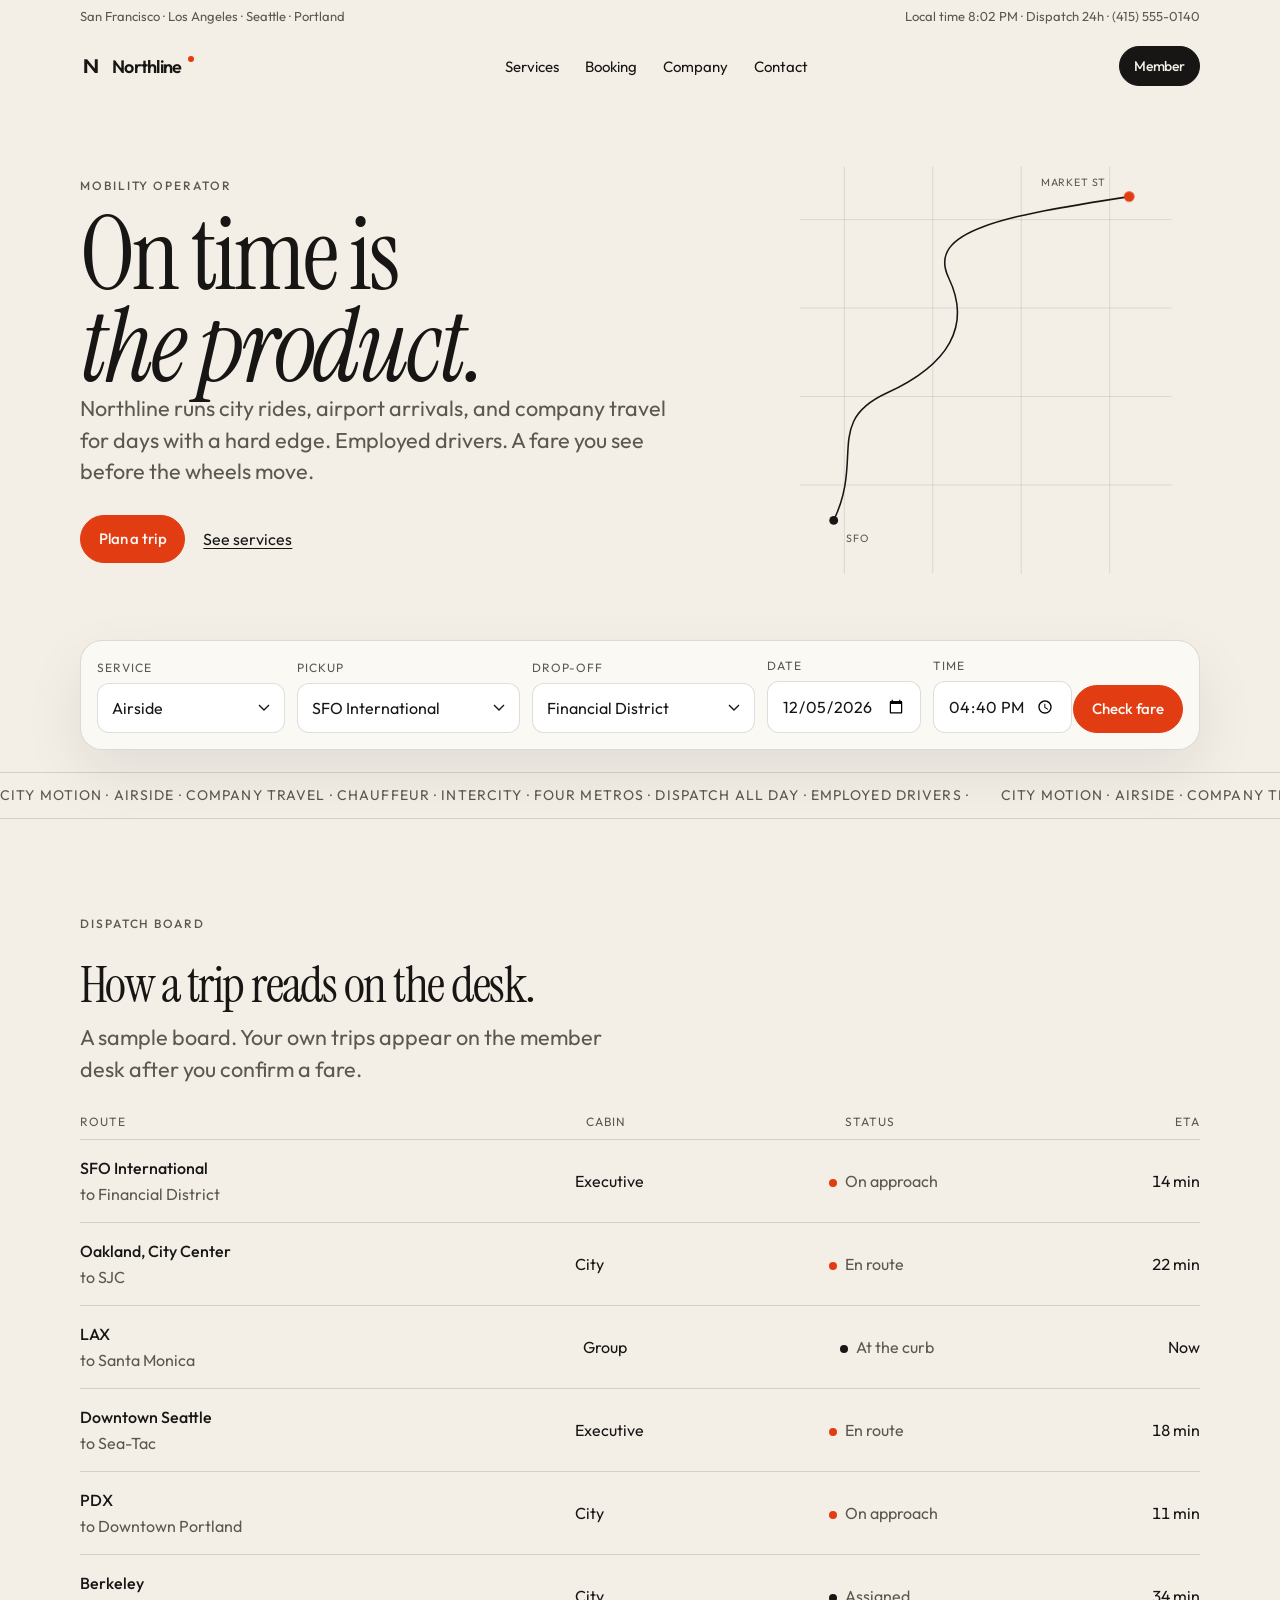
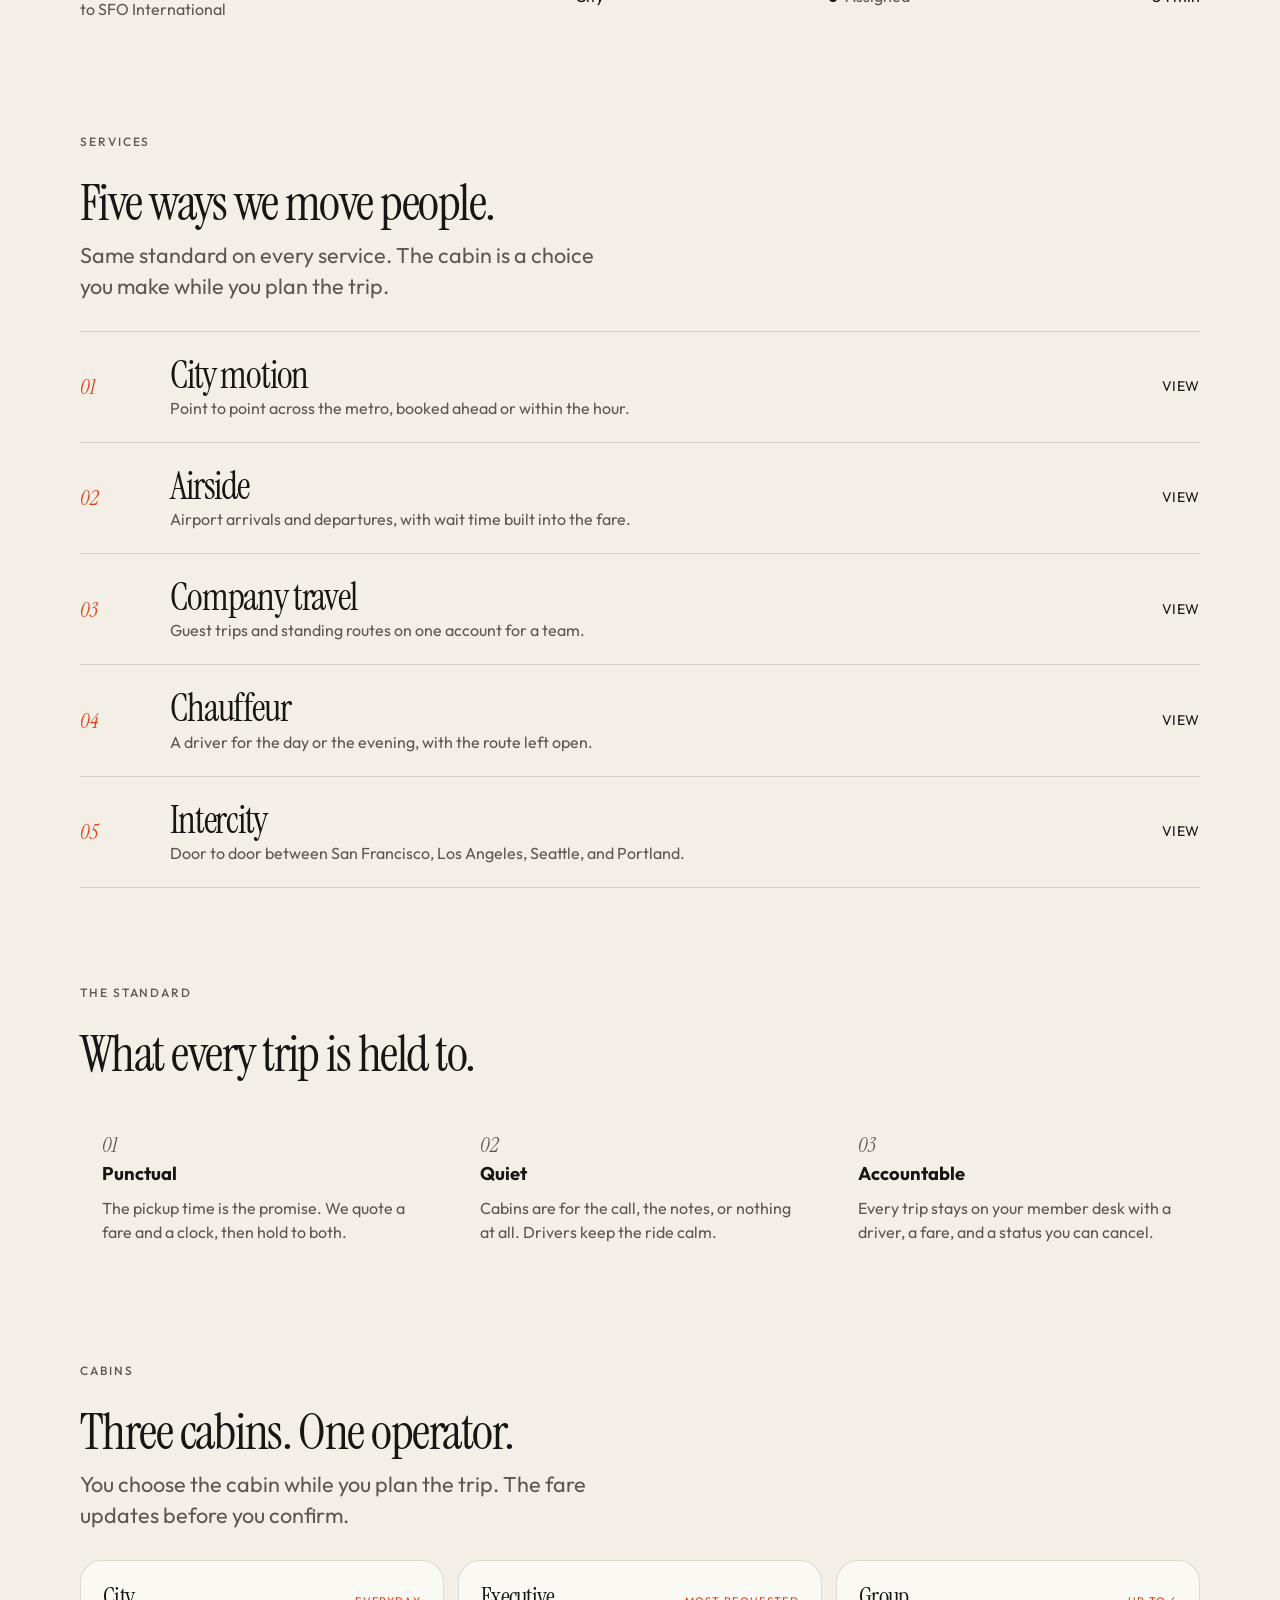
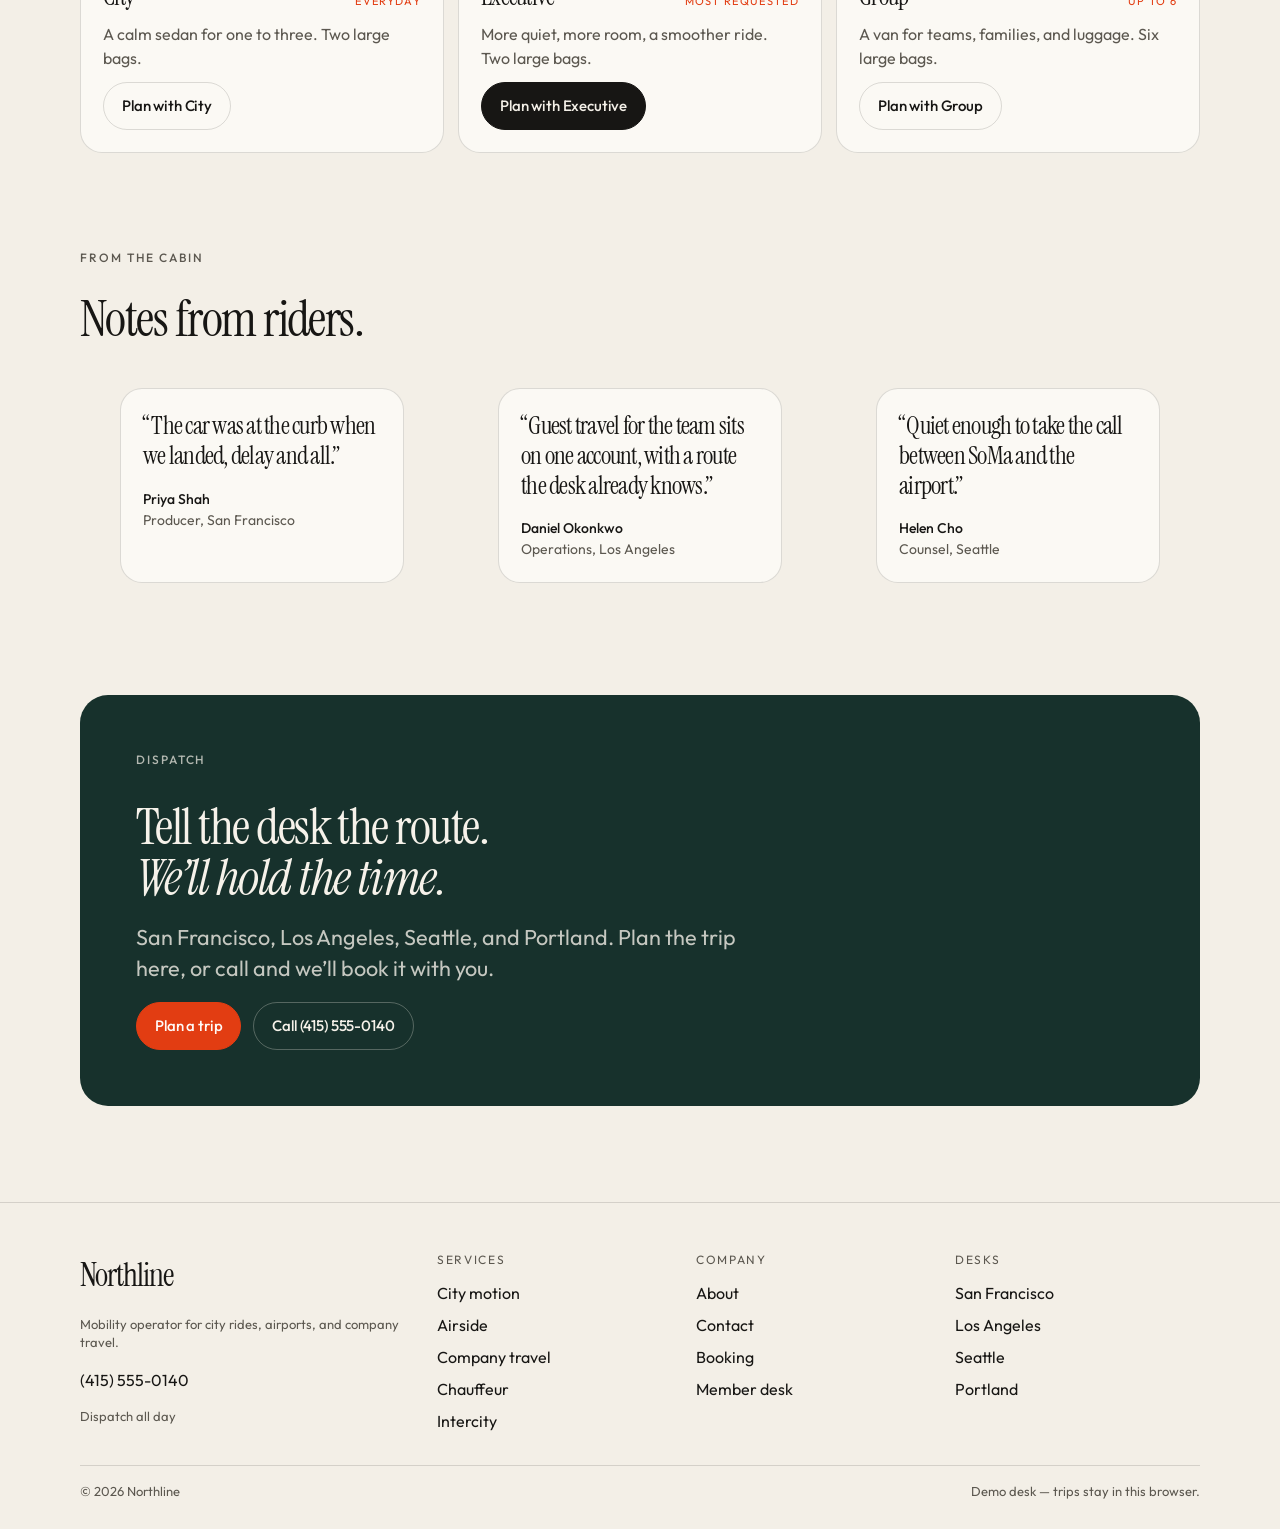
<file: index.html>
<!DOCTYPE html>
<html lang="en">
<head>
  <meta charset="utf-8">
  <meta name="viewport" content="width=device-width, initial-scale=1">
  <title>Northline — Mobility operator</title>
  <meta name="description" content="Northline operates city rides, airport arrivals, chauffeur days, and travel between cities. A fare you see before you ride.">
  <meta name="theme-color" content="#f3efe7">
  <link rel="icon" href="favicon.svg" type="image/svg+xml">
  <link rel="preconnect" href="https://fonts.googleapis.com">
  <link rel="preconnect" href="https://fonts.gstatic.com" crossorigin>
  <link href="https://fonts.googleapis.com/css2?family=Instrument+Serif:ital@0;1&family=Outfit:wght@300;400;500;600&display=swap" rel="stylesheet">
  <link rel="stylesheet" href="css/styles.css">
</head>
<body data-page="home">
  <a class="skip" href="#main">Skip to content</a>
  <div class="top">
    <div class="utility">
      <div class="wrap utility-inner">
        <p class="utility-cities">San Francisco · Los Angeles · Seattle · Portland</p>
        <p>Local time <span id="desk-clock" class="num">—</span> · <a href="tel:+14155550140">Dispatch 24h · (415) 555-0140</a></p>
      </div>
    </div>
    <header class="nav">
      <div class="wrap nav-inner">
        <a class="logo" href="index.html" aria-label="Northline home">
          <svg class="mark" viewBox="0 0 32 32" aria-hidden="true"><path fill="currentColor" d="M6.2 26V6h4.1l11.2 13.8V6H25.8v20h-4.1L10.5 12.2V26H6.2z"/></svg>
          <span>Northline</span>
          <i class="logo-dot"></i>
        </a>
        <nav id="site-nav" class="nav-links" aria-label="Primary">
          <a href="services.html">Services</a>
          <a href="booking.html">Booking</a>
          <a href="about.html">Company</a>
          <a href="contact.html">Contact</a>
        </nav>
        <div class="nav-end">
          <a class="btn btn-small btn-ink" href="login.html" data-auth>Member</a>
          <button class="nav-toggle" type="button" aria-expanded="false" aria-controls="site-nav" aria-label="Open menu"><span></span><span></span></button>
        </div>
      </div>
    </header>
  </div>

  <main id="main">
    <section class="hero">
      <div class="wrap hero-grid">
        <div>
          <p class="eyebrow rise">Mobility operator</p>
          <h1 class="rise rise-2">On time is<br><em>the product.</em></h1>
          <p class="lede rise rise-3">Northline runs city rides, airport arrivals, and company travel for days with a hard edge. Employed drivers. A fare you see before the wheels move.</p>
          <div class="hero-actions rise rise-4">
            <a class="btn btn-primary" href="booking.html">Plan a trip</a>
            <a class="text-link" href="services.html">See services</a>
          </div>
        </div>
        <div class="hero-art rise rise-3" aria-hidden="true">
          <svg viewBox="0 0 460 520" fill="none">
            <g stroke="rgba(23,22,20,0.12)" stroke-width="1">
              <path d="M20 90H440M20 190H440M20 290H440M20 390H440"/>
              <path d="M70 30V490M170 30V490M270 30V490M370 30V490"/>
            </g>
            <path class="route-line" d="M58 430C92 360 48 318 118 286C188 254 214 210 188 156C162 102 250 86 392 64" stroke="#171614" stroke-width="1.75" pathLength="1"/>
            <circle cx="58" cy="430" r="5" fill="#171614"/>
            <circle class="route-dot" cx="392" cy="64" r="6" fill="#E23D12"/>
            <text class="art-label" x="72" y="454">SFO</text>
            <text class="art-label" x="292" y="52">Market St</text>
          </svg>
        </div>
      </div>
    </section>

    <div class="wrap composer">
      <form class="composer-card rise" action="booking.html" method="get">
        <div class="composer-grid">
          <label class="field">
            <span>Service</span>
            <select id="home-service" name="service" required></select>
          </label>
          <label class="field">
            <span>Pickup</span>
            <select id="home-from" name="from" data-placeholder="Pickup" required></select>
          </label>
          <label class="field">
            <span>Drop-off</span>
            <select id="home-to" name="to" data-placeholder="Drop-off" required></select>
          </label>
          <label class="field">
            <span>Date</span>
            <input id="home-date" name="date" type="date" required>
          </label>
          <label class="field">
            <span>Time</span>
            <input id="home-time" name="time" type="time" required value="16:40">
          </label>
          <button class="btn btn-primary" type="submit">Check fare</button>
        </div>
      </form>
    </div>

    <div class="marquee" aria-hidden="true">
      <div class="marquee-track">
        <span>City motion · Airside · Company travel · Chauffeur · Intercity · Four metros · Dispatch all day · Employed drivers ·&nbsp;</span>
        <span>City motion · Airside · Company travel · Chauffeur · Intercity · Four metros · Dispatch all day · Employed drivers ·&nbsp;</span>
      </div>
    </div>

    <section class="section" id="board">
      <div class="wrap">
        <div class="section-head reveal">
          <p class="eyebrow">Dispatch board</p>
          <h2>How a trip reads on the desk.</h2>
          <p class="lede">A sample board. Your own trips appear on the member desk after you confirm a fare.</p>
        </div>
        <div class="reveal">
          <div class="board-head"><span>Route</span><span>Cabin</span><span>Status</span><span>ETA</span></div>
          <div id="board-body"></div>
        </div>
      </div>
    </section>

    <section class="section" id="offer" style="padding-top:0">
      <div class="wrap">
        <div class="section-head reveal">
          <p class="eyebrow">Services</p>
          <h2>Five ways we move people.</h2>
          <p class="lede">Same standard on every service. The cabin is a choice you make while you plan the trip.</p>
        </div>
        <div class="service-list reveal">
          <a class="service-row" href="service-city.html">
            <span class="service-num">01</span>
            <div>
              <h3>City motion</h3>
              <p>Point to point across the metro, booked ahead or within the hour.</p>
            </div>
            <span class="service-go">View</span>
          </a>
          <a class="service-row" href="service-airside.html">
            <span class="service-num">02</span>
            <div>
              <h3>Airside</h3>
              <p>Airport arrivals and departures, with wait time built into the fare.</p>
            </div>
            <span class="service-go">View</span>
          </a>
          <a class="service-row" href="service-company.html">
            <span class="service-num">03</span>
            <div>
              <h3>Company travel</h3>
              <p>Guest trips and standing routes on one account for a team.</p>
            </div>
            <span class="service-go">View</span>
          </a>
          <a class="service-row" href="service-chauffeur.html">
            <span class="service-num">04</span>
            <div>
              <h3>Chauffeur</h3>
              <p>A driver for the day or the evening, with the route left open.</p>
            </div>
            <span class="service-go">View</span>
          </a>
          <a class="service-row" href="service-intercity.html">
            <span class="service-num">05</span>
            <div>
              <h3>Intercity</h3>
              <p>Door to door between San Francisco, Los Angeles, Seattle, and Portland.</p>
            </div>
            <span class="service-go">View</span>
          </a>
        </div>
      </div>
    </section>

    <section class="section" id="standard" style="padding-top:0">
      <div class="wrap">
        <div class="section-head reveal">
          <p class="eyebrow">The standard</p>
          <h2>What every trip is held to.</h2>
        </div>
        <div class="principles">
          <article class="principle reveal">
            <p class="service-num">01</p>
            <strong>Punctual</strong>
            <p>The pickup time is the promise. We quote a fare and a clock, then hold to both.</p>
          </article>
          <article class="principle reveal">
            <p class="service-num">02</p>
            <strong>Quiet</strong>
            <p>Cabins are for the call, the notes, or nothing at all. Drivers keep the ride calm.</p>
          </article>
          <article class="principle reveal">
            <p class="service-num">03</p>
            <strong>Accountable</strong>
            <p>Every trip stays on your member desk with a driver, a fare, and a status you can cancel.</p>
          </article>
        </div>
      </div>
    </section>

    <section class="section" id="cabins" style="padding-top:0">
      <div class="wrap">
        <div class="section-head reveal">
          <p class="eyebrow">Cabins</p>
          <h2>Three cabins. One operator.</h2>
          <p class="lede">You choose the cabin while you plan the trip. The fare updates before you confirm.</p>
        </div>
        <div class="cabin-grid">
          <article class="cabin reveal">
            <header><h3>City</h3><span class="tag">Everyday</span></header>
            <p>A calm sedan for one to three. Two large bags.</p>
            <a class="btn btn-ghost" href="booking.html?cabin=city">Plan with City</a>
          </article>
          <article class="cabin reveal">
            <header><h3>Executive</h3><span class="tag">Most requested</span></header>
            <p>More quiet, more room, a smoother ride. Two large bags.</p>
            <a class="btn btn-ink" href="booking.html?cabin=executive">Plan with Executive</a>
          </article>
          <article class="cabin reveal">
            <header><h3>Group</h3><span class="tag">Up to 6</span></header>
            <p>A van for teams, families, and luggage. Six large bags.</p>
            <a class="btn btn-ghost" href="booking.html?cabin=group">Plan with Group</a>
          </article>
        </div>
      </div>
    </section>

    <section class="section" style="padding-top:0">
      <div class="wrap">
        <div class="section-head reveal">
          <p class="eyebrow">From the cabin</p>
          <h2>Notes from riders.</h2>
        </div>
        <div class="note-grid">
          <figure class="note reveal">
            <blockquote>“The car was at the curb when we landed, delay and all.”</blockquote>
            <figcaption><b>Priya Shah</b><br>Producer, San Francisco</figcaption>
          </figure>
          <figure class="note reveal">
            <blockquote>“Guest travel for the team sits on one account, with a route the desk already knows.”</blockquote>
            <figcaption><b>Daniel Okonkwo</b><br>Operations, Los Angeles</figcaption>
          </figure>
          <figure class="note reveal">
            <blockquote>“Quiet enough to take the call between SoMa and the airport.”</blockquote>
            <figcaption><b>Helen Cho</b><br>Counsel, Seattle</figcaption>
          </figure>
        </div>
      </div>
    </section>

    <section class="section" style="padding-top:0">
      <div class="wrap">
        <div class="band reveal">
          <p class="eyebrow" style="color:rgba(246,242,234,.7)">Dispatch</p>
          <h2>Tell the desk the route.<br><em>We’ll hold the time.</em></h2>
          <p class="lede">San Francisco, Los Angeles, Seattle, and Portland. Plan the trip here, or call and we’ll book it with you.</p>
          <div class="band-actions">
            <a class="btn btn-primary" href="booking.html">Plan a trip</a>
            <a class="btn btn-ghost" href="tel:+14155550140">Call (415) 555-0140</a>
          </div>
        </div>
      </div>
    </section>
  </main>

  <footer class="footer">
    <div class="wrap foot-grid">
      <div class="foot-brand">
        <strong>Northline</strong>
        <p class="fine">Mobility operator for city rides, airports, and company travel.</p>
        <a href="tel:+14155550140">(415) 555-0140</a>
        <p class="fine">Dispatch all day</p>
      </div>
      <div>
        <p class="foot-title">Services</p>
        <div class="foot-links">
          <a href="service-city.html">City motion</a>
          <a href="service-airside.html">Airside</a>
          <a href="service-company.html">Company travel</a>
          <a href="service-chauffeur.html">Chauffeur</a>
          <a href="service-intercity.html">Intercity</a>
        </div>
      </div>
      <div>
        <p class="foot-title">Company</p>
        <div class="foot-links">
          <a href="about.html">About</a>
          <a href="contact.html">Contact</a>
          <a href="booking.html">Booking</a>
          <a href="account.html">Member desk</a>
        </div>
      </div>
      <div>
        <p class="foot-title">Desks</p>
        <div class="foot-links">
          <span>San Francisco</span>
          <span>Los Angeles</span>
          <span>Seattle</span>
          <span>Portland</span>
        </div>
      </div>
    </div>
    <div class="wrap legal">
      <span class="fine">© 2026 Northline</span>
      <span class="fine">Demo desk — trips stay in this browser.</span>
    </div>
  </footer>
  <script src="js/data.js"></script>
  <script src="js/app.js"></script>
</body>
</html>
</file>
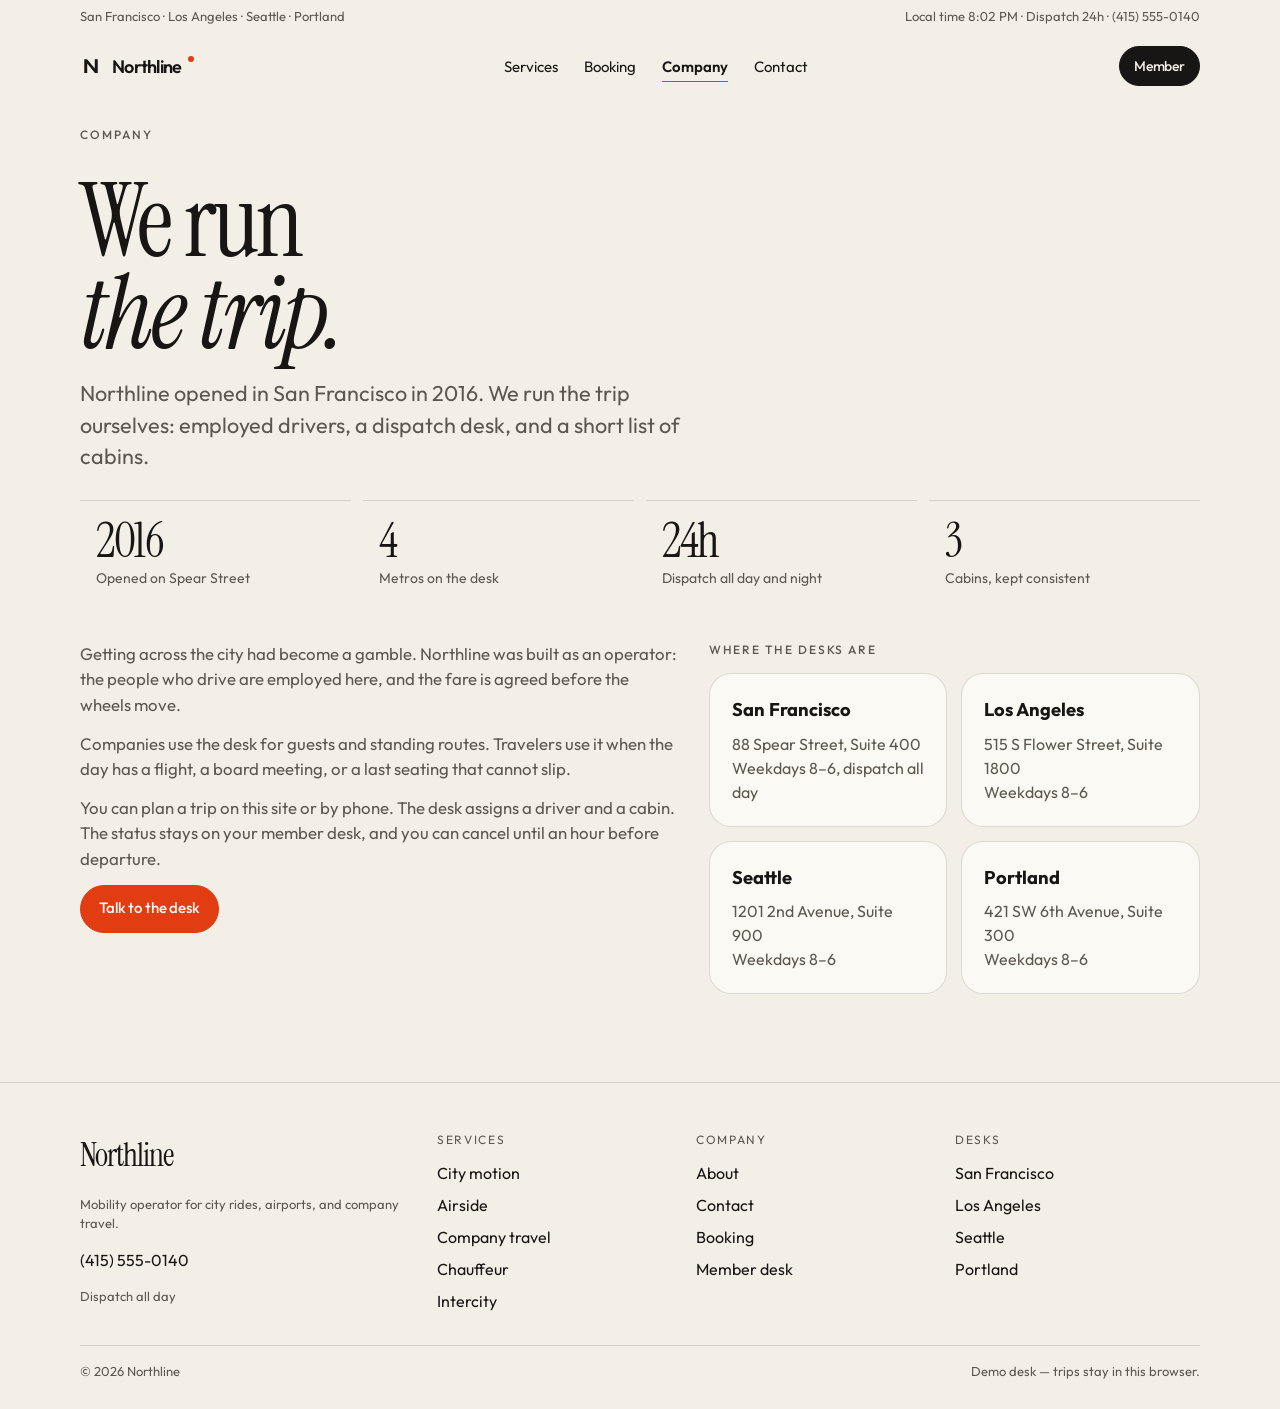
<file: about.html>
<!DOCTYPE html>
<html lang="en">
<head>
  <meta charset="utf-8">
  <meta name="viewport" content="width=device-width, initial-scale=1">
  <title>Company — Northline</title>
  <meta name="description" content="Northline is a mobility operator with employed drivers and desks in four metros.">
  <meta name="theme-color" content="#f3efe7">
  <link rel="icon" href="favicon.svg" type="image/svg+xml">
  <link rel="preconnect" href="https://fonts.googleapis.com">
  <link rel="preconnect" href="https://fonts.gstatic.com" crossorigin>
  <link href="https://fonts.googleapis.com/css2?family=Instrument+Serif:ital@0;1&family=Outfit:wght@300;400;500;600&display=swap" rel="stylesheet">
  <link rel="stylesheet" href="css/styles.css">
</head>
<body data-page="about">
  <a class="skip" href="#main">Skip to content</a>
  <div class="top">
    <div class="utility">
      <div class="wrap utility-inner">
        <p class="utility-cities">San Francisco · Los Angeles · Seattle · Portland</p>
        <p>Local time <span id="desk-clock" class="num">—</span> · <a href="tel:+14155550140">Dispatch 24h · (415) 555-0140</a></p>
      </div>
    </div>
    <header class="nav">
      <div class="wrap nav-inner">
        <a class="logo" href="index.html" aria-label="Northline home">
          <svg class="mark" viewBox="0 0 32 32" aria-hidden="true"><path fill="currentColor" d="M6.2 26V6h4.1l11.2 13.8V6H25.8v20h-4.1L10.5 12.2V26H6.2z"/></svg>
          <span>Northline</span>
          <i class="logo-dot"></i>
        </a>
        <nav id="site-nav" class="nav-links" aria-label="Primary">
          <a href="services.html">Services</a>
          <a href="booking.html">Booking</a>
          <a href="about.html" aria-current="page">Company</a>
          <a href="contact.html">Contact</a>
        </nav>
        <div class="nav-end">
          <a class="btn btn-small btn-ink" href="login.html" data-auth>Member</a>
          <button class="nav-toggle" type="button" aria-expanded="false" aria-controls="site-nav" aria-label="Open menu"><span></span><span></span></button>
        </div>
      </div>
    </header>
  </div>
  <main id="main" class="page">
    <div class="wrap">
      <div class="about-hero">
        <p class="eyebrow">Company</p>
        <h1>We run<br><em>the trip.</em></h1>
        <p class="lede">Northline opened in San Francisco in 2016. We run the trip ourselves: employed drivers, a dispatch desk, and a short list of cabins.</p>
      </div>
      <div class="stat-row">
        <div class="stat"><b>2016</b><span>Opened on Spear Street</span></div>
        <div class="stat"><b>4</b><span>Metros on the desk</span></div>
        <div class="stat"><b>24h</b><span>Dispatch all day and night</span></div>
        <div class="stat"><b>3</b><span>Cabins, kept consistent</span></div>
      </div>
      <div class="split">
        <div class="prose">
          <p>Getting across the city had become a gamble. Northline was built as an operator: the people who drive are employed here, and the fare is agreed before the wheels move.</p>
          <p>Companies use the desk for guests and standing routes. Travelers use it when the day has a flight, a board meeting, or a last seating that cannot slip.</p>
          <p>You can plan a trip on this site or by phone. The desk assigns a driver and a cabin. The status stays on your member desk, and you can cancel until an hour before departure.</p>
          <p><a class="btn btn-primary" href="contact.html">Talk to the desk</a></p>
        </div>
        <div>
          <p class="eyebrow">Where the desks are</p>
          <div class="desk-grid" style="margin-top:12px">
            <article class="desk">
              <strong>San Francisco</strong>
              <p>88 Spear Street, Suite 400<br>Weekdays 8–6, dispatch all day</p>
            </article>
            <article class="desk">
              <strong>Los Angeles</strong>
              <p>515 S Flower Street, Suite 1800<br>Weekdays 8–6</p>
            </article>
            <article class="desk">
              <strong>Seattle</strong>
              <p>1201 2nd Avenue, Suite 900<br>Weekdays 8–6</p>
            </article>
            <article class="desk">
              <strong>Portland</strong>
              <p>421 SW 6th Avenue, Suite 300<br>Weekdays 8–6</p>
            </article>
          </div>
        </div>
      </div>
    </div>
  </main>

  <footer class="footer">
    <div class="wrap foot-grid">
      <div class="foot-brand">
        <strong>Northline</strong>
        <p class="fine">Mobility operator for city rides, airports, and company travel.</p>
        <a href="tel:+14155550140">(415) 555-0140</a>
        <p class="fine">Dispatch all day</p>
      </div>
      <div>
        <p class="foot-title">Services</p>
        <div class="foot-links">
          <a href="service-city.html">City motion</a>
          <a href="service-airside.html">Airside</a>
          <a href="service-company.html">Company travel</a>
          <a href="service-chauffeur.html">Chauffeur</a>
          <a href="service-intercity.html">Intercity</a>
        </div>
      </div>
      <div>
        <p class="foot-title">Company</p>
        <div class="foot-links">
          <a href="about.html">About</a>
          <a href="contact.html">Contact</a>
          <a href="booking.html">Booking</a>
          <a href="account.html">Member desk</a>
        </div>
      </div>
      <div>
        <p class="foot-title">Desks</p>
        <div class="foot-links">
          <span>San Francisco</span>
          <span>Los Angeles</span>
          <span>Seattle</span>
          <span>Portland</span>
        </div>
      </div>
    </div>
    <div class="wrap legal">
      <span class="fine">© 2026 Northline</span>
      <span class="fine">Demo desk — trips stay in this browser.</span>
    </div>
  </footer>
  <script src="js/data.js"></script>
  <script src="js/app.js"></script>
</body>
</html>
</file>
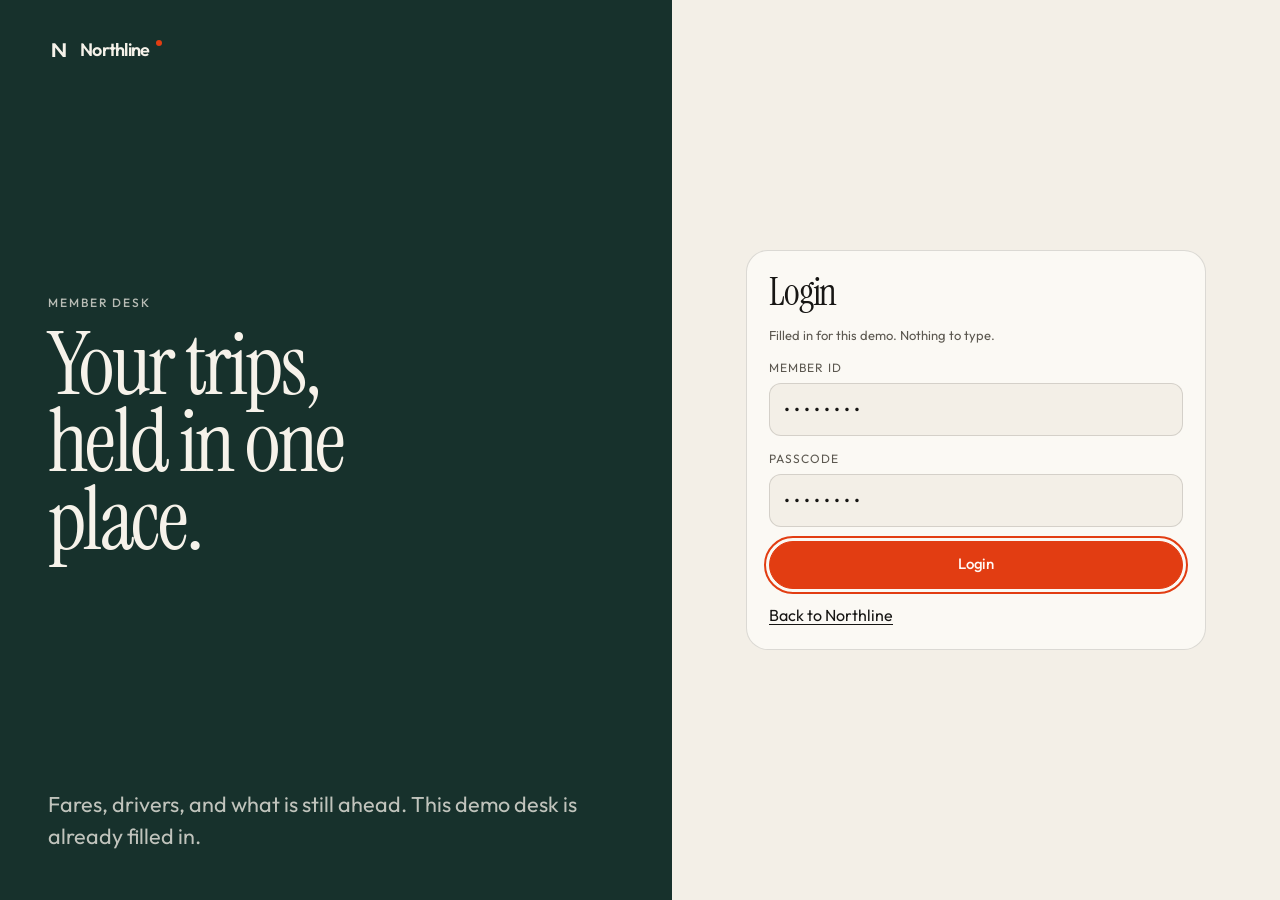
<file: account.html>
<!DOCTYPE html>
<html lang="en">
<head>
  <meta charset="utf-8">
  <meta name="viewport" content="width=device-width, initial-scale=1">
  <title>Your trips — Northline</title>
  <meta name="description" content="Open and past Northline trips on your member desk.">
  <meta name="theme-color" content="#f3efe7">
  <link rel="icon" href="favicon.svg" type="image/svg+xml">
  <link rel="preconnect" href="https://fonts.googleapis.com">
  <link rel="preconnect" href="https://fonts.gstatic.com" crossorigin>
  <link href="https://fonts.googleapis.com/css2?family=Instrument+Serif:ital@0;1&family=Outfit:wght@300;400;500;600&display=swap" rel="stylesheet">
  <link rel="stylesheet" href="css/styles.css">
  <script>if(!sessionStorage.getItem("northline.session"))location.replace("login.html?next="+encodeURIComponent("account.html"));</script>
</head>
<body data-page="account">
  <a class="skip" href="#main">Skip to content</a>
  <div class="top">
    <div class="utility">
      <div class="wrap utility-inner">
        <p class="utility-cities">San Francisco · Los Angeles · Seattle · Portland</p>
        <p>Local time <span id="desk-clock" class="num">—</span> · <a href="tel:+14155550140">Dispatch 24h · (415) 555-0140</a></p>
      </div>
    </div>
    <header class="nav">
      <div class="wrap nav-inner">
        <a class="logo" href="index.html" aria-label="Northline home">
          <svg class="mark" viewBox="0 0 32 32" aria-hidden="true"><path fill="currentColor" d="M6.2 26V6h4.1l11.2 13.8V6H25.8v20h-4.1L10.5 12.2V26H6.2z"/></svg>
          <span>Northline</span>
          <i class="logo-dot"></i>
        </a>
        <nav id="site-nav" class="nav-links" aria-label="Primary">
          <a href="services.html">Services</a>
          <a href="booking.html">Booking</a>
          <a href="about.html">Company</a>
          <a href="contact.html">Contact</a>
        </nav>
        <div class="nav-end">
          <a class="btn btn-small btn-ink" href="login.html" data-auth>Member</a>
          <button class="nav-toggle" type="button" aria-expanded="false" aria-controls="site-nav" aria-label="Open menu"><span></span><span></span></button>
        </div>
      </div>
    </header>
  </div>
  <main id="main" class="page">
    <div class="wrap" id="account-root"></div>
  </main>

  <footer class="footer">
    <div class="wrap foot-grid">
      <div class="foot-brand">
        <strong>Northline</strong>
        <p class="fine">Mobility operator for city rides, airports, and company travel.</p>
        <a href="tel:+14155550140">(415) 555-0140</a>
        <p class="fine">Dispatch all day</p>
      </div>
      <div>
        <p class="foot-title">Services</p>
        <div class="foot-links">
          <a href="service-city.html">City motion</a>
          <a href="service-airside.html">Airside</a>
          <a href="service-company.html">Company travel</a>
          <a href="service-chauffeur.html">Chauffeur</a>
          <a href="service-intercity.html">Intercity</a>
        </div>
      </div>
      <div>
        <p class="foot-title">Company</p>
        <div class="foot-links">
          <a href="about.html">About</a>
          <a href="contact.html">Contact</a>
          <a href="booking.html">Booking</a>
          <a href="account.html">Member desk</a>
        </div>
      </div>
      <div>
        <p class="foot-title">Desks</p>
        <div class="foot-links">
          <span>San Francisco</span>
          <span>Los Angeles</span>
          <span>Seattle</span>
          <span>Portland</span>
        </div>
      </div>
    </div>
    <div class="wrap legal">
      <span class="fine">© 2026 Northline</span>
      <span class="fine">Demo desk — trips stay in this browser.</span>
    </div>
  </footer>
  <script src="js/data.js"></script>
  <script src="js/app.js"></script>
</body>
</html>
</file>
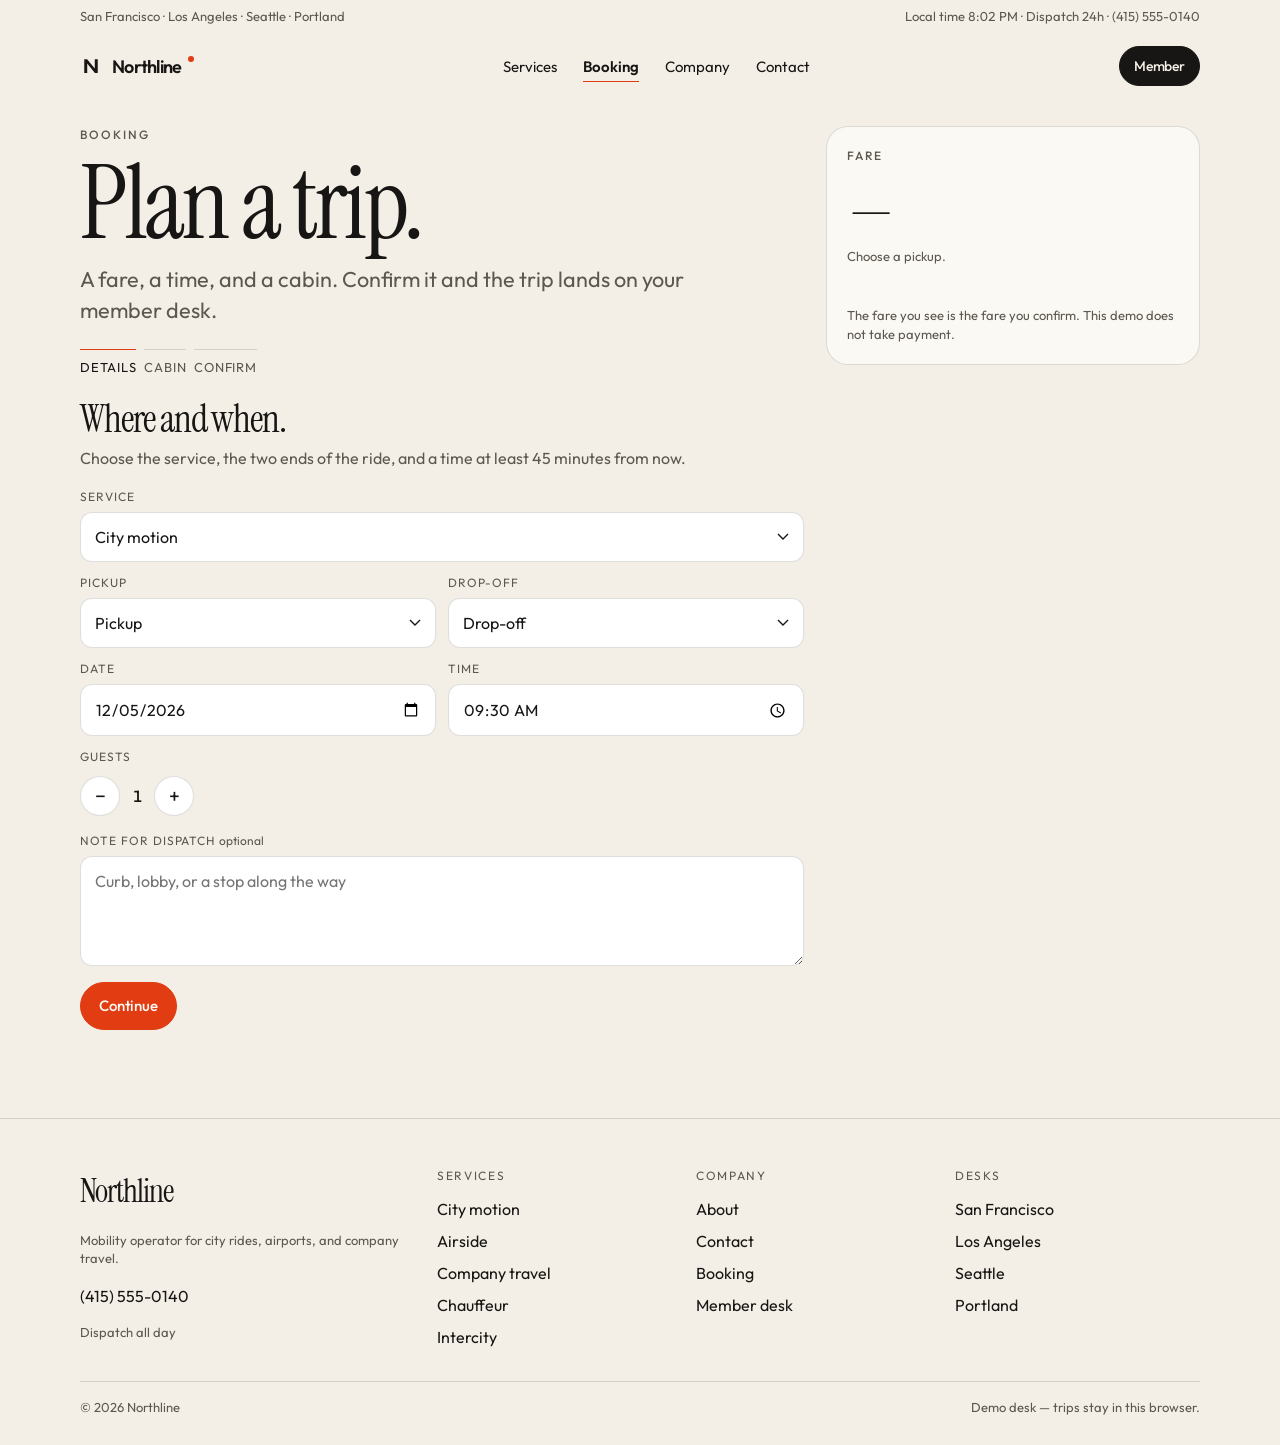
<file: booking.html>
<!DOCTYPE html>
<html lang="en">
<head>
  <meta charset="utf-8">
  <meta name="viewport" content="width=device-width, initial-scale=1">
  <title>Plan a trip — Northline</title>
  <meta name="description" content="Quote a Northline fare, choose a cabin, and confirm the trip to your member desk.">
  <meta name="theme-color" content="#f3efe7">
  <link rel="icon" href="favicon.svg" type="image/svg+xml">
  <link rel="preconnect" href="https://fonts.googleapis.com">
  <link rel="preconnect" href="https://fonts.gstatic.com" crossorigin>
  <link href="https://fonts.googleapis.com/css2?family=Instrument+Serif:ital@0;1&family=Outfit:wght@300;400;500;600&display=swap" rel="stylesheet">
  <link rel="stylesheet" href="css/styles.css">
</head>
<body data-page="booking">
  <a class="skip" href="#main">Skip to content</a>
  <div class="top">
    <div class="utility">
      <div class="wrap utility-inner">
        <p class="utility-cities">San Francisco · Los Angeles · Seattle · Portland</p>
        <p>Local time <span id="desk-clock" class="num">—</span> · <a href="tel:+14155550140">Dispatch 24h · (415) 555-0140</a></p>
      </div>
    </div>
    <header class="nav">
      <div class="wrap nav-inner">
        <a class="logo" href="index.html" aria-label="Northline home">
          <svg class="mark" viewBox="0 0 32 32" aria-hidden="true"><path fill="currentColor" d="M6.2 26V6h4.1l11.2 13.8V6H25.8v20h-4.1L10.5 12.2V26H6.2z"/></svg>
          <span>Northline</span>
          <i class="logo-dot"></i>
        </a>
        <nav id="site-nav" class="nav-links" aria-label="Primary">
          <a href="services.html">Services</a>
          <a href="booking.html" aria-current="page">Booking</a>
          <a href="about.html">Company</a>
          <a href="contact.html">Contact</a>
        </nav>
        <div class="nav-end">
          <a class="btn btn-small btn-ink" href="login.html" data-auth>Member</a>
          <button class="nav-toggle" type="button" aria-expanded="false" aria-controls="site-nav" aria-label="Open menu"><span></span><span></span></button>
        </div>
      </div>
    </header>
  </div>
  <main id="main" class="page">
    <div class="wrap booking-layout">
      <div>
        <div id="booking-intro">
          <p class="eyebrow">Booking</p>
          <h1>Plan a trip.</h1>
          <p class="lede" style="margin-top:14px">A fare, a time, and a cabin. Confirm it and the trip lands on your member desk.</p>
        </div>
        <noscript><p class="alert">The booking desk in this demo needs JavaScript.</p></noscript>
        <ol class="progress">
          <li><button type="button" data-goto="1">Details</button></li>
          <li><button type="button" data-goto="2">Cabin</button></li>
          <li><button type="button" data-goto="3">Confirm</button></li>
        </ol>
        <form id="booking-form" novalidate>
          <div id="form-errors" class="alert" role="alert" hidden></div>
          <section class="step" data-step="1">
            <h2>Where and when.</h2>
            <p class="step-intro">Choose the service, the two ends of the ride, and a time at least 45 minutes from now.</p>
            <div class="form-grid">
              <label class="field">
                <span>Service</span>
                <select id="trip-service" required></select>
              </label>
            </div>
            <div class="form-grid two" style="margin-top:12px">
              <label class="field">
                <span>Pickup</span>
                <select id="trip-from" data-placeholder="Pickup" required></select>
              </label>
              <label class="field">
                <span>Drop-off</span>
                <select id="trip-to" data-placeholder="Drop-off" required></select>
              </label>
            </div>
            <div class="form-grid two" style="margin-top:12px">
              <label class="field">
                <span>Date</span>
                <input id="trip-date" type="date" required>
              </label>
              <label class="field">
                <span>Time</span>
                <input id="trip-time" type="time" required>
              </label>
            </div>
            <div class="form-grid two" style="margin-top:12px">
              <div class="field">
                <span class="stepper-label">Guests</span>
                <div class="stepper">
                  <button type="button" id="guest-minus" aria-label="Fewer guests">−</button>
                  <b id="guest-count" class="num">1</b>
                  <button type="button" id="guest-plus" aria-label="More guests">+</button>
                </div>
              </div>
              <div class="field" id="hours-field" hidden>
                <span class="stepper-label">Hours</span>
                <div class="stepper">
                  <button type="button" id="hour-minus" aria-label="Fewer hours">−</button>
                  <b id="hour-count" class="num">3</b>
                  <button type="button" id="hour-plus" aria-label="More hours">+</button>
                </div>
              </div>
            </div>
            <label class="field" id="flight-field" style="margin-top:12px" hidden>
              <span>Flight number</span>
              <input id="trip-flight" maxlength="12" placeholder="UA 448" autocomplete="off">
            </label>
            <label class="field" style="margin-top:12px">
              <span>Note for dispatch <em>optional</em></span>
              <textarea id="trip-notes" maxlength="280" placeholder="Curb, lobby, or a stop along the way"></textarea>
            </label>
            <div class="form-actions">
              <button class="btn btn-primary" type="submit">Continue</button>
            </div>
          </section>
          <section class="step" data-step="2" hidden>
            <h2>Choose a cabin.</h2>
            <p class="step-intro">City and Executive carry three guests. Group carries six. The fare on each card is for this route.</p>
            <div class="cabin-pick" id="cabin-options"></div>
            <div class="form-actions">
              <button class="btn btn-ghost" type="button" id="back-details">Back</button>
              <button class="btn btn-primary" type="submit">Review fare</button>
            </div>
          </section>
          <section class="step" data-step="3" hidden>
            <h2>Confirm the fare.</h2>
            <p class="step-intro">This demo keeps the trip in your browser. No payment is taken.</p>
            <div class="panel" id="review-copy" style="padding:18px"></div>
            <div class="form-actions">
              <button class="btn btn-ghost" type="button" id="back-cabin">Back</button>
              <button class="btn btn-primary" type="button" id="confirm-trip">Confirm trip</button>
            </div>
          </section>
        </form>
        <section id="booking-done" class="done" hidden></section>
      </div>
      <aside class="fare" id="fare">
        <p class="eyebrow">Fare</p>
        <p class="fare-price num" id="fare-price" aria-live="polite">—</p>
        <p class="fine" id="fare-meta">Add a route to price this trip.</p>
        <dl id="fare-lines"></dl>
        <div class="advisories" id="fare-notes"></div>
        <p class="fine" style="margin-top:14px">The fare you see is the fare you confirm. This demo does not take payment.</p>
      </aside>
    </div>
  </main>

  <footer class="footer">
    <div class="wrap foot-grid">
      <div class="foot-brand">
        <strong>Northline</strong>
        <p class="fine">Mobility operator for city rides, airports, and company travel.</p>
        <a href="tel:+14155550140">(415) 555-0140</a>
        <p class="fine">Dispatch all day</p>
      </div>
      <div>
        <p class="foot-title">Services</p>
        <div class="foot-links">
          <a href="service-city.html">City motion</a>
          <a href="service-airside.html">Airside</a>
          <a href="service-company.html">Company travel</a>
          <a href="service-chauffeur.html">Chauffeur</a>
          <a href="service-intercity.html">Intercity</a>
        </div>
      </div>
      <div>
        <p class="foot-title">Company</p>
        <div class="foot-links">
          <a href="about.html">About</a>
          <a href="contact.html">Contact</a>
          <a href="booking.html">Booking</a>
          <a href="account.html">Member desk</a>
        </div>
      </div>
      <div>
        <p class="foot-title">Desks</p>
        <div class="foot-links">
          <span>San Francisco</span>
          <span>Los Angeles</span>
          <span>Seattle</span>
          <span>Portland</span>
        </div>
      </div>
    </div>
    <div class="wrap legal">
      <span class="fine">© 2026 Northline</span>
      <span class="fine">Demo desk — trips stay in this browser.</span>
    </div>
  </footer>
  <script src="js/data.js"></script>
  <script src="js/app.js"></script>
</body>
</html>
</file>
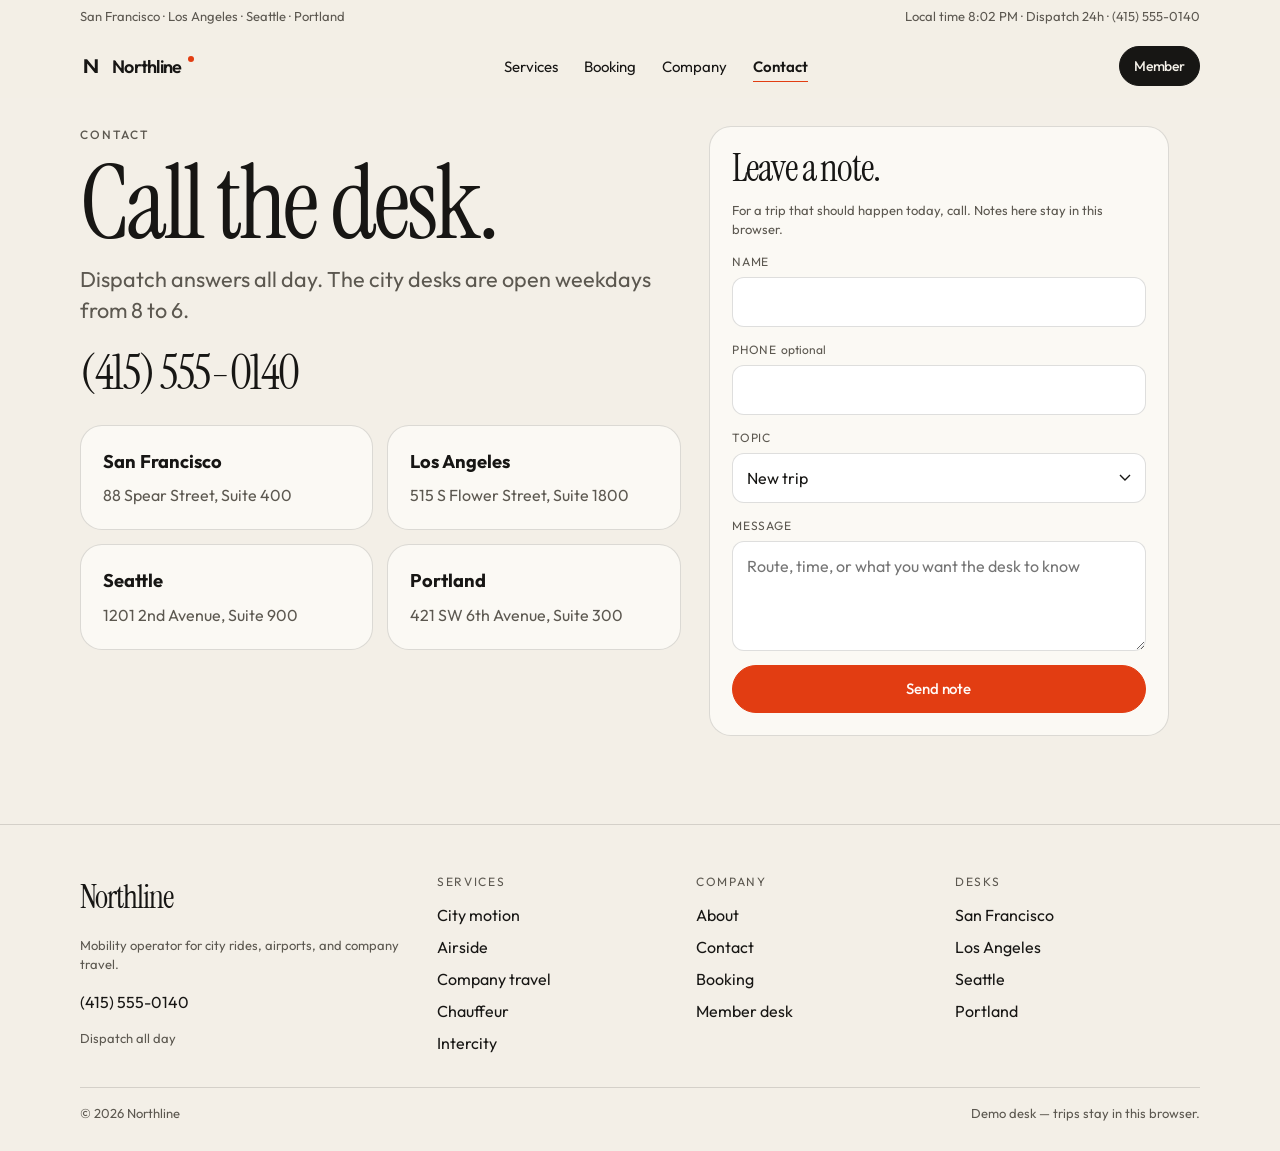
<file: contact.html>
<!DOCTYPE html>
<html lang="en">
<head>
  <meta charset="utf-8">
  <meta name="viewport" content="width=device-width, initial-scale=1">
  <title>Contact — Northline</title>
  <meta name="description" content="Call Northline dispatch or leave a note for the desk.">
  <meta name="theme-color" content="#f3efe7">
  <link rel="icon" href="favicon.svg" type="image/svg+xml">
  <link rel="preconnect" href="https://fonts.googleapis.com">
  <link rel="preconnect" href="https://fonts.gstatic.com" crossorigin>
  <link href="https://fonts.googleapis.com/css2?family=Instrument+Serif:ital@0;1&family=Outfit:wght@300;400;500;600&display=swap" rel="stylesheet">
  <link rel="stylesheet" href="css/styles.css">
</head>
<body data-page="contact">
  <a class="skip" href="#main">Skip to content</a>
  <div class="top">
    <div class="utility">
      <div class="wrap utility-inner">
        <p class="utility-cities">San Francisco · Los Angeles · Seattle · Portland</p>
        <p>Local time <span id="desk-clock" class="num">—</span> · <a href="tel:+14155550140">Dispatch 24h · (415) 555-0140</a></p>
      </div>
    </div>
    <header class="nav">
      <div class="wrap nav-inner">
        <a class="logo" href="index.html" aria-label="Northline home">
          <svg class="mark" viewBox="0 0 32 32" aria-hidden="true"><path fill="currentColor" d="M6.2 26V6h4.1l11.2 13.8V6H25.8v20h-4.1L10.5 12.2V26H6.2z"/></svg>
          <span>Northline</span>
          <i class="logo-dot"></i>
        </a>
        <nav id="site-nav" class="nav-links" aria-label="Primary">
          <a href="services.html">Services</a>
          <a href="booking.html">Booking</a>
          <a href="about.html">Company</a>
          <a href="contact.html" aria-current="page">Contact</a>
        </nav>
        <div class="nav-end">
          <a class="btn btn-small btn-ink" href="login.html" data-auth>Member</a>
          <button class="nav-toggle" type="button" aria-expanded="false" aria-controls="site-nav" aria-label="Open menu"><span></span><span></span></button>
        </div>
      </div>
    </header>
  </div>
  <main id="main" class="page">
    <div class="wrap contact-layout">
      <div>
        <p class="eyebrow">Contact</p>
        <h1>Call the desk.</h1>
        <p class="lede" style="margin:14px 0 22px">Dispatch answers all day. The city desks are open weekdays from 8 to 6.</p>
        <p style="font-family:var(--serif);font-size:clamp(2rem,4vw,3rem);letter-spacing:-0.03em;line-height:1"><a href="tel:+14155550140">(415) 555-0140</a></p>
        <div class="desk-grid" style="margin-top:28px">
          <article class="desk">
            <strong>San Francisco</strong>
            <p>88 Spear Street, Suite 400</p>
          </article>
          <article class="desk">
            <strong>Los Angeles</strong>
            <p>515 S Flower Street, Suite 1800</p>
          </article>
          <article class="desk">
            <strong>Seattle</strong>
            <p>1201 2nd Avenue, Suite 900</p>
          </article>
          <article class="desk">
            <strong>Portland</strong>
            <p>421 SW 6th Avenue, Suite 300</p>
          </article>
        </div>
      </div>
      <div>
        <form id="contact-form" class="login-card">
          <h2>Leave a note.</h2>
          <p class="fine">For a trip that should happen today, call. Notes here stay in this browser.</p>
          <label class="field">
            <span>Name</span>
            <input name="name" autocomplete="name" required maxlength="80">
          </label>
          <label class="field">
            <span>Phone <em>optional</em></span>
            <input name="phone" type="tel" autocomplete="tel" maxlength="24">
          </label>
          <label class="field">
            <span>Topic</span>
            <select name="topic">
              <option>New trip</option>
              <option>Company account</option>
              <option>A desk visit</option>
              <option>Something else</option>
            </select>
          </label>
          <label class="field">
            <span>Message</span>
            <textarea name="message" required maxlength="600" placeholder="Route, time, or what you want the desk to know"></textarea>
          </label>
          <button class="btn btn-primary" type="submit">Send note</button>
        </form>
        <div id="contact-success" class="success-card" hidden>
          <h2>The desk has your note.</h2>
          <p>It is saved in this demo. For a live trip, call <a class="text-link" href="tel:+14155550140">(415) 555-0140</a>.</p>
          <a class="btn btn-primary" href="booking.html">Plan a trip</a>
        </div>
        <div id="saved-notes" hidden>
          <h2 class="group-label">Notes on this desk</h2>
          <div id="note-list" class="message-list"></div>
        </div>
      </div>
    </div>
  </main>

  <footer class="footer">
    <div class="wrap foot-grid">
      <div class="foot-brand">
        <strong>Northline</strong>
        <p class="fine">Mobility operator for city rides, airports, and company travel.</p>
        <a href="tel:+14155550140">(415) 555-0140</a>
        <p class="fine">Dispatch all day</p>
      </div>
      <div>
        <p class="foot-title">Services</p>
        <div class="foot-links">
          <a href="service-city.html">City motion</a>
          <a href="service-airside.html">Airside</a>
          <a href="service-company.html">Company travel</a>
          <a href="service-chauffeur.html">Chauffeur</a>
          <a href="service-intercity.html">Intercity</a>
        </div>
      </div>
      <div>
        <p class="foot-title">Company</p>
        <div class="foot-links">
          <a href="about.html">About</a>
          <a href="contact.html">Contact</a>
          <a href="booking.html">Booking</a>
          <a href="account.html">Member desk</a>
        </div>
      </div>
      <div>
        <p class="foot-title">Desks</p>
        <div class="foot-links">
          <span>San Francisco</span>
          <span>Los Angeles</span>
          <span>Seattle</span>
          <span>Portland</span>
        </div>
      </div>
    </div>
    <div class="wrap legal">
      <span class="fine">© 2026 Northline</span>
      <span class="fine">Demo desk — trips stay in this browser.</span>
    </div>
  </footer>
  <script src="js/data.js"></script>
  <script src="js/app.js"></script>
</body>
</html>
</file>
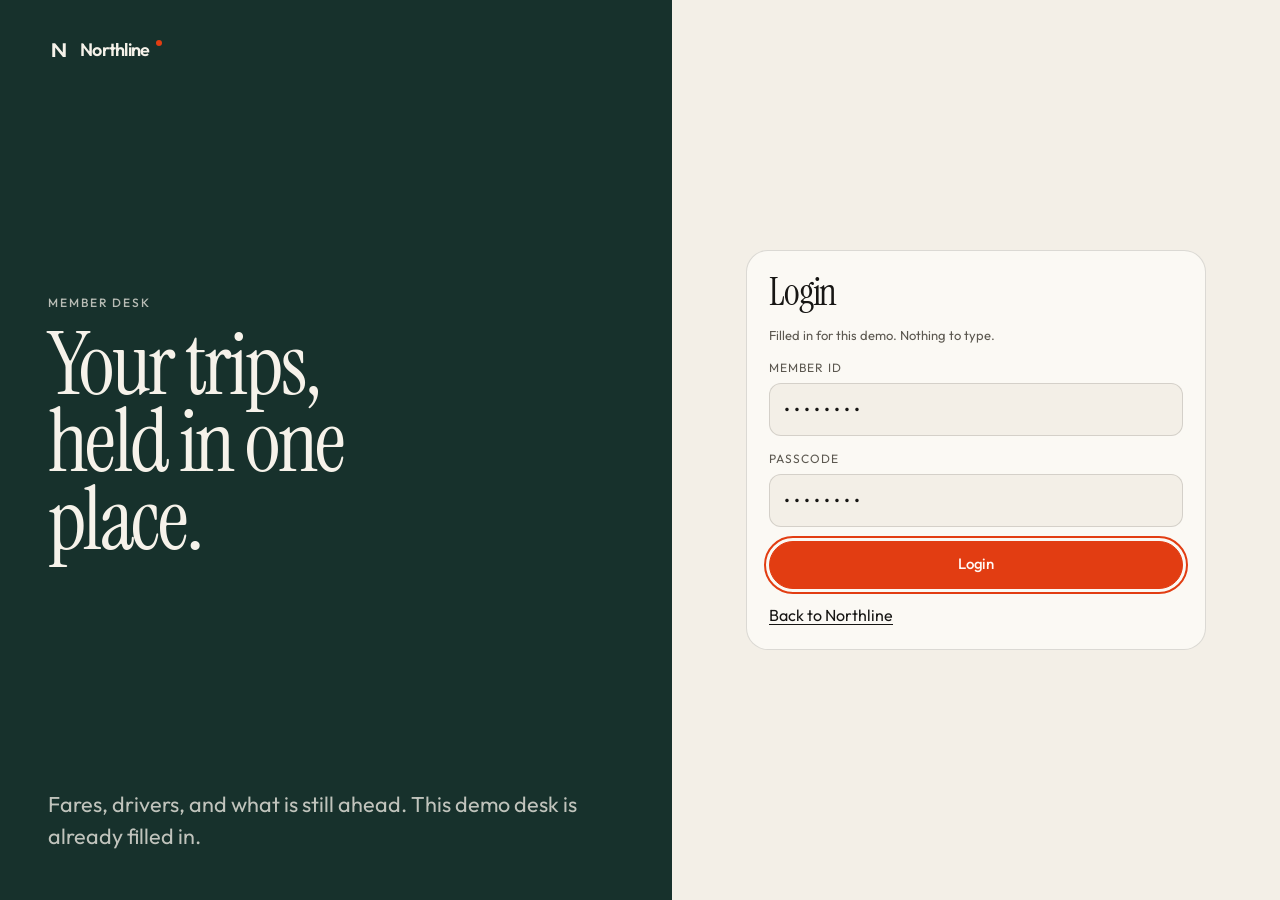
<file: login.html>
<!DOCTYPE html>
<html lang="en">
<head>
  <meta charset="utf-8">
  <meta name="viewport" content="width=device-width, initial-scale=1">
  <title>Login — Northline</title>
  <meta name="description" content="Open your Northline member desk.">
  <meta name="theme-color" content="#17312c">
  <link rel="icon" href="favicon.svg" type="image/svg+xml">
  <link rel="preconnect" href="https://fonts.googleapis.com">
  <link rel="preconnect" href="https://fonts.gstatic.com" crossorigin>
  <link href="https://fonts.googleapis.com/css2?family=Instrument+Serif:ital@0;1&family=Outfit:wght@300;400;500;600&display=swap" rel="stylesheet">
  <link rel="stylesheet" href="css/styles.css">
</head>
<body data-page="login">
  <main class="login-shell">
    <section class="login-panel">
      <a class="logo" href="index.html" aria-label="Northline home">
        <svg class="mark" viewBox="0 0 32 32" aria-hidden="true"><path fill="currentColor" d="M6.2 26V6h4.1l11.2 13.8V6H25.8v20h-4.1L10.5 12.2V26H6.2z"/></svg>
        <span>Northline</span>
        <i class="logo-dot"></i>
      </a>
      <div>
        <p class="eyebrow" style="color:rgba(246,242,234,.72)">Member desk</p>
        <h1>Your trips, held in one place.</h1>
      </div>
      <p class="lede">Fares, drivers, and what is still ahead. This demo desk is already filled in.</p>
    </section>
    <div class="login-main" id="main">
      <form id="login-form" class="login-card">
        <h2>Login</h2>
        <p class="fine" id="login-hint">Filled in for this demo. Nothing to type.</p>
        <label class="field">
          <span>Member ID</span>
          <input id="member-id" type="password" readonly autocomplete="new-password" spellcheck="false" aria-describedby="login-hint">
        </label>
        <label class="field">
          <span>Passcode</span>
          <input id="passcode" type="password" readonly autocomplete="new-password" spellcheck="false" aria-describedby="login-hint">
        </label>
        <p id="login-error" class="alert" role="alert" hidden>Those details were not recognized.</p>
        <button class="btn btn-primary btn-full" type="submit" autofocus>Login</button>
        <a class="text-link" href="index.html">Back to Northline</a>
      </form>
    </div>
  </main>
  <script src="js/data.js"></script>
  <script src="js/app.js"></script>
</body>
</html>
</file>
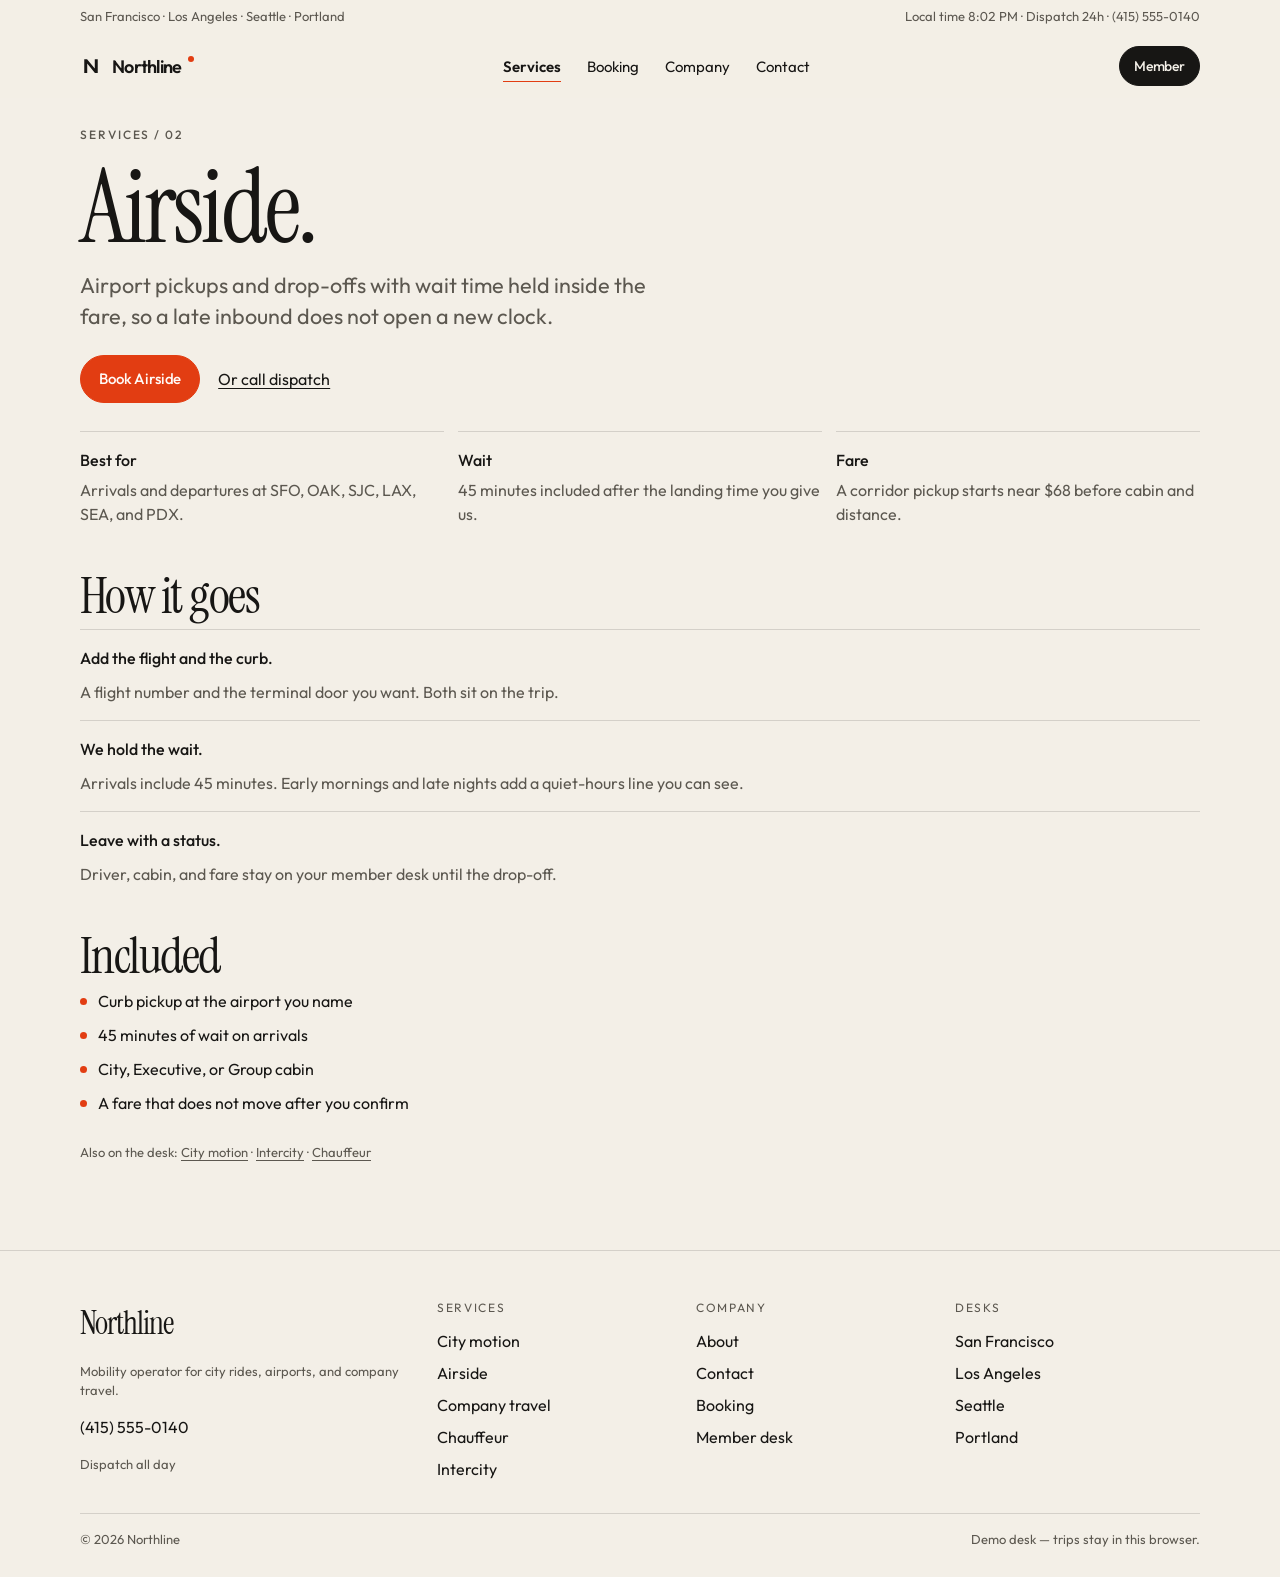
<file: service-airside.html>
<!DOCTYPE html>
<html lang="en">
<head>
  <meta charset="utf-8">
  <meta name="viewport" content="width=device-width, initial-scale=1">
  <title>Airside — Northline</title>
  <meta name="description" content="Airport pickups and drop-offs with wait time held inside the fare, so a late inbound does not open a new clock.">
  <meta name="theme-color" content="#f3efe7">
  <link rel="icon" href="favicon.svg" type="image/svg+xml">
  <link rel="preconnect" href="https://fonts.googleapis.com">
  <link rel="preconnect" href="https://fonts.gstatic.com" crossorigin>
  <link href="https://fonts.googleapis.com/css2?family=Instrument+Serif:ital@0;1&family=Outfit:wght@300;400;500;600&display=swap" rel="stylesheet">
  <link rel="stylesheet" href="css/styles.css">
</head>
<body data-page="services">
  <a class="skip" href="#main">Skip to content</a>
  <div class="top">
    <div class="utility">
      <div class="wrap utility-inner">
        <p class="utility-cities">San Francisco · Los Angeles · Seattle · Portland</p>
        <p>Local time <span id="desk-clock" class="num">—</span> · <a href="tel:+14155550140">Dispatch 24h · (415) 555-0140</a></p>
      </div>
    </div>
    <header class="nav">
      <div class="wrap nav-inner">
        <a class="logo" href="index.html" aria-label="Northline home">
          <svg class="mark" viewBox="0 0 32 32" aria-hidden="true"><path fill="currentColor" d="M6.2 26V6h4.1l11.2 13.8V6H25.8v20h-4.1L10.5 12.2V26H6.2z"/></svg>
          <span>Northline</span>
          <i class="logo-dot"></i>
        </a>
        <nav id="site-nav" class="nav-links" aria-label="Primary">
          <a href="services.html" aria-current="page">Services</a>
          <a href="booking.html">Booking</a>
          <a href="about.html">Company</a>
          <a href="contact.html">Contact</a>
        </nav>
        <div class="nav-end">
          <a class="btn btn-small btn-ink" href="login.html" data-auth>Member</a>
          <button class="nav-toggle" type="button" aria-expanded="false" aria-controls="site-nav" aria-label="Open menu"><span></span><span></span></button>
        </div>
      </div>
    </header>
  </div>
  <main id="main" class="page">
    <article class="wrap service">
      <p class="eyebrow crumbs"><a href="services.html">Services</a> / 02</p>
      <h1>Airside.</h1>
      <p class="lede">Airport pickups and drop-offs with wait time held inside the fare, so a late inbound does not open a new clock.</p>
      <div class="service-actions">
        <a class="btn btn-primary" href="booking.html?service=airside">Book Airside</a>
        <a class="text-link" href="tel:+14155550140">Or call dispatch</a>
      </div>
      <dl class="facts">
          <div class="fact"><dt>Best for</dt><dd>Arrivals and departures at SFO, OAK, SJC, LAX, SEA, and PDX.</dd></div>
          <div class="fact"><dt>Wait</dt><dd>45 minutes included after the landing time you give us.</dd></div>
          <div class="fact"><dt>Fare</dt><dd>A corridor pickup starts near $68 before cabin and distance.</dd></div>
      </dl>
      <h2>How it goes</h2>
      <ol class="sequence">
          <li><strong>Add the flight and the curb.</strong><span>A flight number and the terminal door you want. Both sit on the trip.</span></li>
          <li><strong>We hold the wait.</strong><span>Arrivals include 45 minutes. Early mornings and late nights add a quiet-hours line you can see.</span></li>
          <li><strong>Leave with a status.</strong><span>Driver, cabin, and fare stay on your member desk until the drop-off.</span></li>
      </ol>
      <h2>Included</h2>
      <ul class="checks">
          <li>Curb pickup at the airport you name</li>
          <li>45 minutes of wait on arrivals</li>
          <li>City, Executive, or Group cabin</li>
          <li>A fare that does not move after you confirm</li>
      </ul>
      <p class="fine" style="margin-top:28px">Also on the desk: <a class="text-link" href="service-city.html">City motion</a> · <a class="text-link" href="service-intercity.html">Intercity</a> · <a class="text-link" href="service-chauffeur.html">Chauffeur</a></p>
    </article>
  </main>
  <footer class="footer">
    <div class="wrap foot-grid">
      <div class="foot-brand">
        <strong>Northline</strong>
        <p class="fine">Mobility operator for city rides, airports, and company travel.</p>
        <a href="tel:+14155550140">(415) 555-0140</a>
        <p class="fine">Dispatch all day</p>
      </div>
      <div>
        <p class="foot-title">Services</p>
        <div class="foot-links">
          <a href="service-city.html">City motion</a>
          <a href="service-airside.html">Airside</a>
          <a href="service-company.html">Company travel</a>
          <a href="service-chauffeur.html">Chauffeur</a>
          <a href="service-intercity.html">Intercity</a>
        </div>
      </div>
      <div>
        <p class="foot-title">Company</p>
        <div class="foot-links">
          <a href="about.html">About</a>
          <a href="contact.html">Contact</a>
          <a href="booking.html">Booking</a>
          <a href="account.html">Member desk</a>
        </div>
      </div>
      <div>
        <p class="foot-title">Desks</p>
        <div class="foot-links">
          <span>San Francisco</span>
          <span>Los Angeles</span>
          <span>Seattle</span>
          <span>Portland</span>
        </div>
      </div>
    </div>
    <div class="wrap legal">
      <span class="fine">© 2026 Northline</span>
      <span class="fine">Demo desk — trips stay in this browser.</span>
    </div>
  </footer>
  <script src="js/data.js"></script>
  <script src="js/app.js"></script>
</body>
</html>
</file>
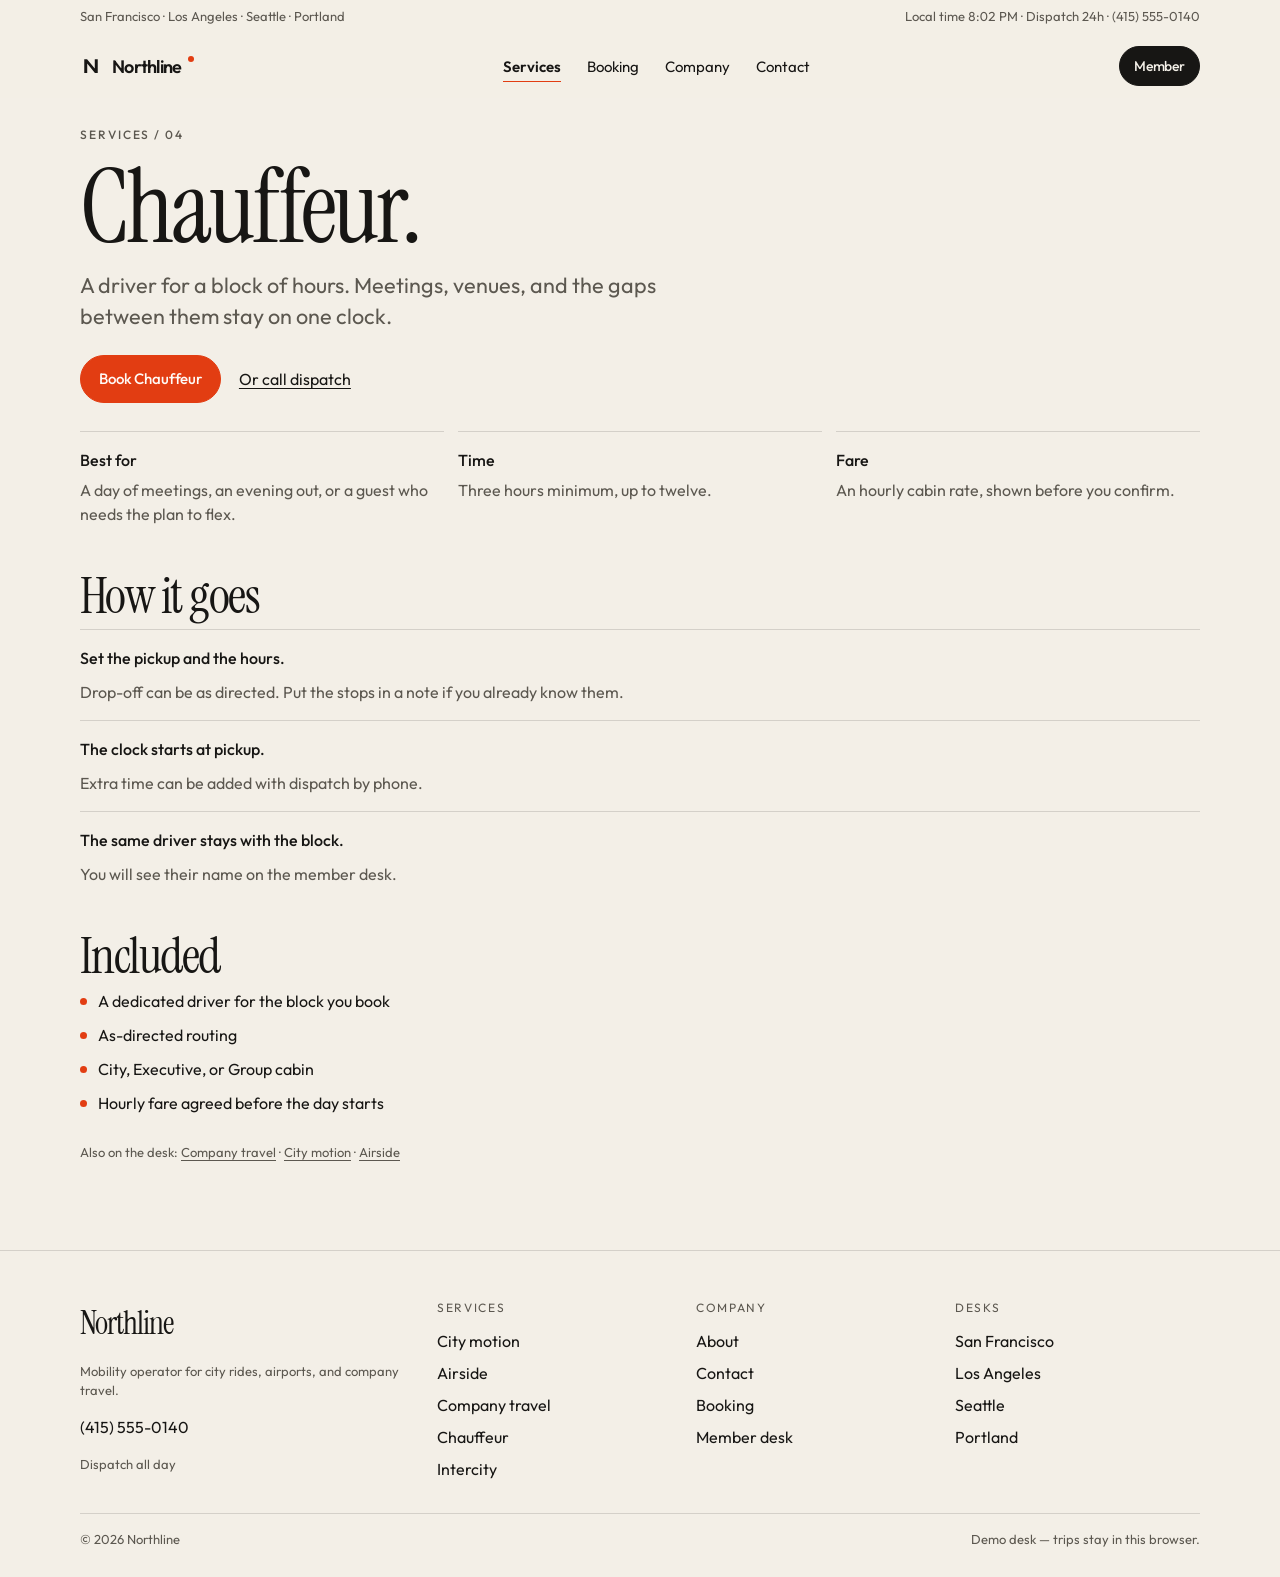
<file: service-chauffeur.html>
<!DOCTYPE html>
<html lang="en">
<head>
  <meta charset="utf-8">
  <meta name="viewport" content="width=device-width, initial-scale=1">
  <title>Chauffeur — Northline</title>
  <meta name="description" content="A driver for a block of hours. Meetings, venues, and the gaps between them stay on one clock.">
  <meta name="theme-color" content="#f3efe7">
  <link rel="icon" href="favicon.svg" type="image/svg+xml">
  <link rel="preconnect" href="https://fonts.googleapis.com">
  <link rel="preconnect" href="https://fonts.gstatic.com" crossorigin>
  <link href="https://fonts.googleapis.com/css2?family=Instrument+Serif:ital@0;1&family=Outfit:wght@300;400;500;600&display=swap" rel="stylesheet">
  <link rel="stylesheet" href="css/styles.css">
</head>
<body data-page="services">
  <a class="skip" href="#main">Skip to content</a>
  <div class="top">
    <div class="utility">
      <div class="wrap utility-inner">
        <p class="utility-cities">San Francisco · Los Angeles · Seattle · Portland</p>
        <p>Local time <span id="desk-clock" class="num">—</span> · <a href="tel:+14155550140">Dispatch 24h · (415) 555-0140</a></p>
      </div>
    </div>
    <header class="nav">
      <div class="wrap nav-inner">
        <a class="logo" href="index.html" aria-label="Northline home">
          <svg class="mark" viewBox="0 0 32 32" aria-hidden="true"><path fill="currentColor" d="M6.2 26V6h4.1l11.2 13.8V6H25.8v20h-4.1L10.5 12.2V26H6.2z"/></svg>
          <span>Northline</span>
          <i class="logo-dot"></i>
        </a>
        <nav id="site-nav" class="nav-links" aria-label="Primary">
          <a href="services.html" aria-current="page">Services</a>
          <a href="booking.html">Booking</a>
          <a href="about.html">Company</a>
          <a href="contact.html">Contact</a>
        </nav>
        <div class="nav-end">
          <a class="btn btn-small btn-ink" href="login.html" data-auth>Member</a>
          <button class="nav-toggle" type="button" aria-expanded="false" aria-controls="site-nav" aria-label="Open menu"><span></span><span></span></button>
        </div>
      </div>
    </header>
  </div>
  <main id="main" class="page">
    <article class="wrap service">
      <p class="eyebrow crumbs"><a href="services.html">Services</a> / 04</p>
      <h1>Chauffeur.</h1>
      <p class="lede">A driver for a block of hours. Meetings, venues, and the gaps between them stay on one clock.</p>
      <div class="service-actions">
        <a class="btn btn-primary" href="booking.html?service=chauffeur">Book Chauffeur</a>
        <a class="text-link" href="tel:+14155550140">Or call dispatch</a>
      </div>
      <dl class="facts">
          <div class="fact"><dt>Best for</dt><dd>A day of meetings, an evening out, or a guest who needs the plan to flex.</dd></div>
          <div class="fact"><dt>Time</dt><dd>Three hours minimum, up to twelve.</dd></div>
          <div class="fact"><dt>Fare</dt><dd>An hourly cabin rate, shown before you confirm.</dd></div>
      </dl>
      <h2>How it goes</h2>
      <ol class="sequence">
          <li><strong>Set the pickup and the hours.</strong><span>Drop-off can be as directed. Put the stops in a note if you already know them.</span></li>
          <li><strong>The clock starts at pickup.</strong><span>Extra time can be added with dispatch by phone.</span></li>
          <li><strong>The same driver stays with the block.</strong><span>You will see their name on the member desk.</span></li>
      </ol>
      <h2>Included</h2>
      <ul class="checks">
          <li>A dedicated driver for the block you book</li>
          <li>As-directed routing</li>
          <li>City, Executive, or Group cabin</li>
          <li>Hourly fare agreed before the day starts</li>
      </ul>
      <p class="fine" style="margin-top:28px">Also on the desk: <a class="text-link" href="service-company.html">Company travel</a> · <a class="text-link" href="service-city.html">City motion</a> · <a class="text-link" href="service-airside.html">Airside</a></p>
    </article>
  </main>
  <footer class="footer">
    <div class="wrap foot-grid">
      <div class="foot-brand">
        <strong>Northline</strong>
        <p class="fine">Mobility operator for city rides, airports, and company travel.</p>
        <a href="tel:+14155550140">(415) 555-0140</a>
        <p class="fine">Dispatch all day</p>
      </div>
      <div>
        <p class="foot-title">Services</p>
        <div class="foot-links">
          <a href="service-city.html">City motion</a>
          <a href="service-airside.html">Airside</a>
          <a href="service-company.html">Company travel</a>
          <a href="service-chauffeur.html">Chauffeur</a>
          <a href="service-intercity.html">Intercity</a>
        </div>
      </div>
      <div>
        <p class="foot-title">Company</p>
        <div class="foot-links">
          <a href="about.html">About</a>
          <a href="contact.html">Contact</a>
          <a href="booking.html">Booking</a>
          <a href="account.html">Member desk</a>
        </div>
      </div>
      <div>
        <p class="foot-title">Desks</p>
        <div class="foot-links">
          <span>San Francisco</span>
          <span>Los Angeles</span>
          <span>Seattle</span>
          <span>Portland</span>
        </div>
      </div>
    </div>
    <div class="wrap legal">
      <span class="fine">© 2026 Northline</span>
      <span class="fine">Demo desk — trips stay in this browser.</span>
    </div>
  </footer>
  <script src="js/data.js"></script>
  <script src="js/app.js"></script>
</body>
</html>
</file>
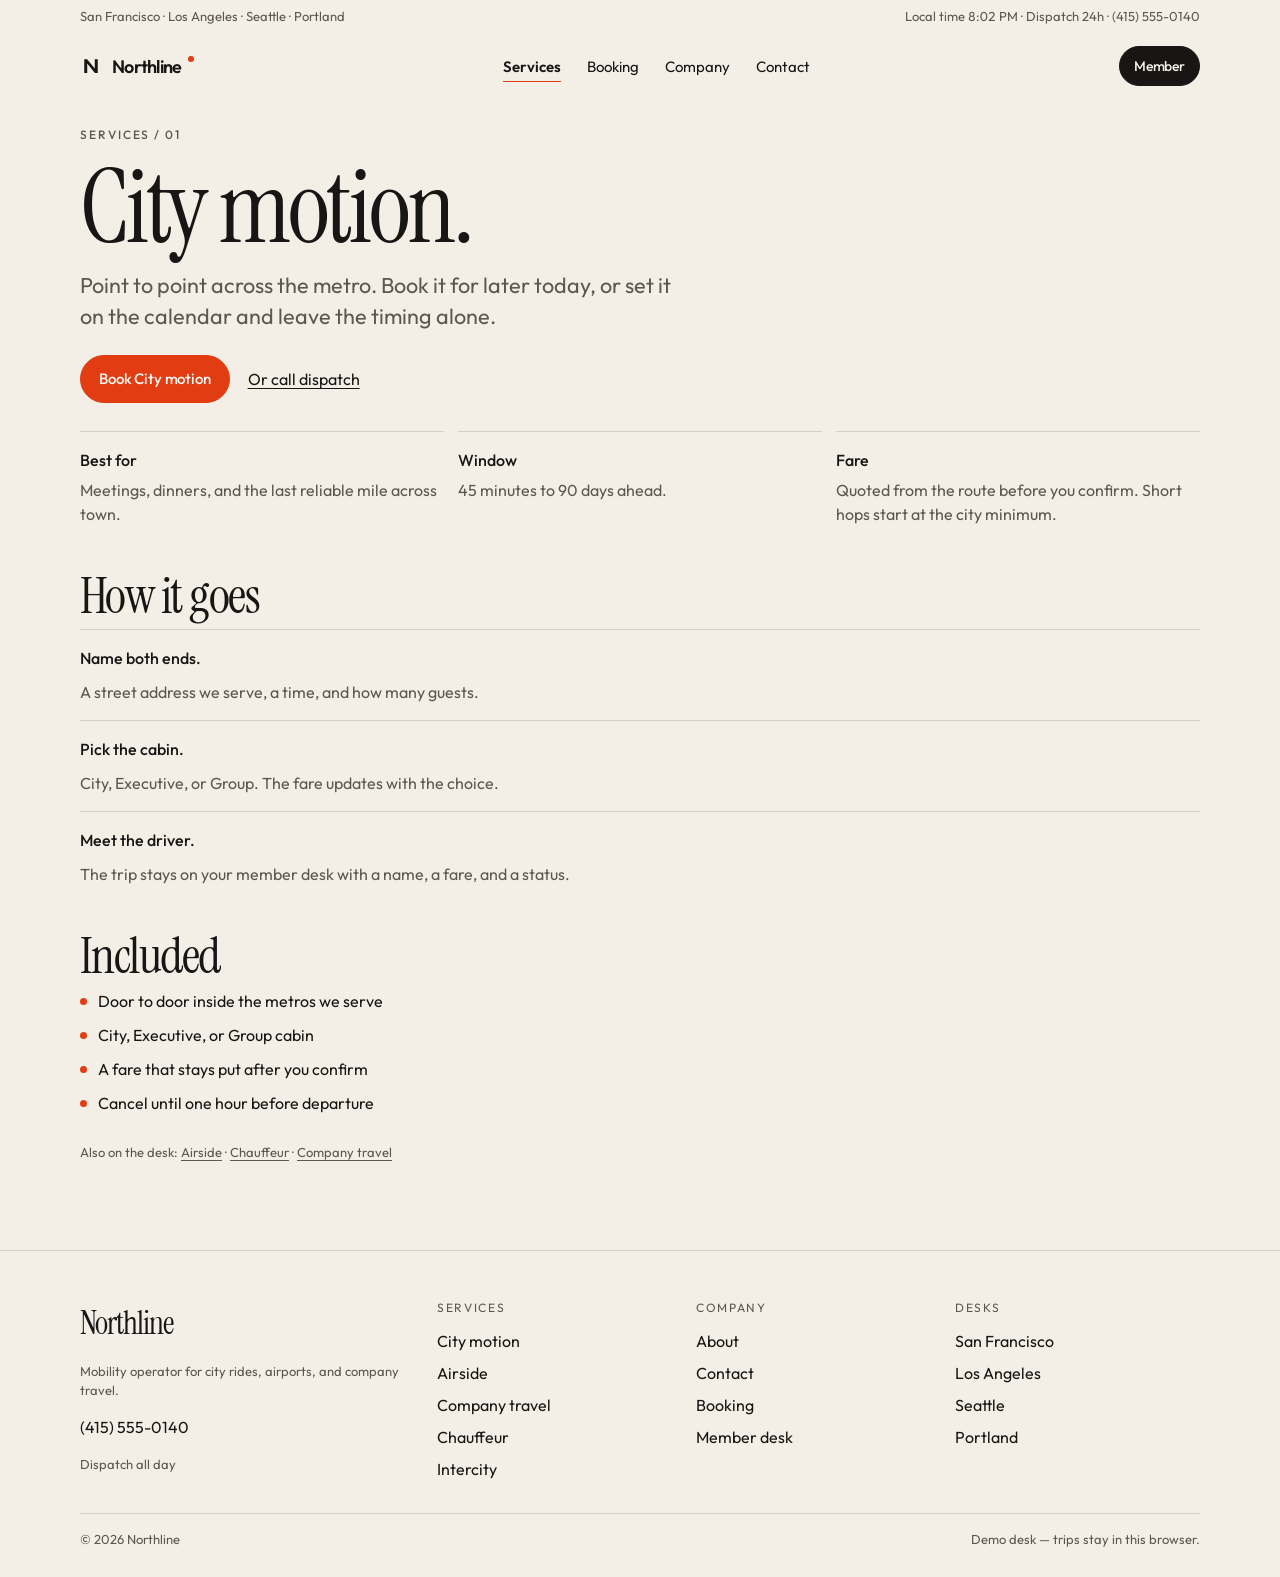
<file: service-city.html>
<!DOCTYPE html>
<html lang="en">
<head>
  <meta charset="utf-8">
  <meta name="viewport" content="width=device-width, initial-scale=1">
  <title>City motion — Northline</title>
  <meta name="description" content="Point to point across the metro. Book it for later today, or set it on the calendar and leave the timing alone.">
  <meta name="theme-color" content="#f3efe7">
  <link rel="icon" href="favicon.svg" type="image/svg+xml">
  <link rel="preconnect" href="https://fonts.googleapis.com">
  <link rel="preconnect" href="https://fonts.gstatic.com" crossorigin>
  <link href="https://fonts.googleapis.com/css2?family=Instrument+Serif:ital@0;1&family=Outfit:wght@300;400;500;600&display=swap" rel="stylesheet">
  <link rel="stylesheet" href="css/styles.css">
</head>
<body data-page="services">
  <a class="skip" href="#main">Skip to content</a>
  <div class="top">
    <div class="utility">
      <div class="wrap utility-inner">
        <p class="utility-cities">San Francisco · Los Angeles · Seattle · Portland</p>
        <p>Local time <span id="desk-clock" class="num">—</span> · <a href="tel:+14155550140">Dispatch 24h · (415) 555-0140</a></p>
      </div>
    </div>
    <header class="nav">
      <div class="wrap nav-inner">
        <a class="logo" href="index.html" aria-label="Northline home">
          <svg class="mark" viewBox="0 0 32 32" aria-hidden="true"><path fill="currentColor" d="M6.2 26V6h4.1l11.2 13.8V6H25.8v20h-4.1L10.5 12.2V26H6.2z"/></svg>
          <span>Northline</span>
          <i class="logo-dot"></i>
        </a>
        <nav id="site-nav" class="nav-links" aria-label="Primary">
          <a href="services.html" aria-current="page">Services</a>
          <a href="booking.html">Booking</a>
          <a href="about.html">Company</a>
          <a href="contact.html">Contact</a>
        </nav>
        <div class="nav-end">
          <a class="btn btn-small btn-ink" href="login.html" data-auth>Member</a>
          <button class="nav-toggle" type="button" aria-expanded="false" aria-controls="site-nav" aria-label="Open menu"><span></span><span></span></button>
        </div>
      </div>
    </header>
  </div>
  <main id="main" class="page">
    <article class="wrap service">
      <p class="eyebrow crumbs"><a href="services.html">Services</a> / 01</p>
      <h1>City motion.</h1>
      <p class="lede">Point to point across the metro. Book it for later today, or set it on the calendar and leave the timing alone.</p>
      <div class="service-actions">
        <a class="btn btn-primary" href="booking.html?service=city">Book City motion</a>
        <a class="text-link" href="tel:+14155550140">Or call dispatch</a>
      </div>
      <dl class="facts">
          <div class="fact"><dt>Best for</dt><dd>Meetings, dinners, and the last reliable mile across town.</dd></div>
          <div class="fact"><dt>Window</dt><dd>45 minutes to 90 days ahead.</dd></div>
          <div class="fact"><dt>Fare</dt><dd>Quoted from the route before you confirm. Short hops start at the city minimum.</dd></div>
      </dl>
      <h2>How it goes</h2>
      <ol class="sequence">
          <li><strong>Name both ends.</strong><span>A street address we serve, a time, and how many guests.</span></li>
          <li><strong>Pick the cabin.</strong><span>City, Executive, or Group. The fare updates with the choice.</span></li>
          <li><strong>Meet the driver.</strong><span>The trip stays on your member desk with a name, a fare, and a status.</span></li>
      </ol>
      <h2>Included</h2>
      <ul class="checks">
          <li>Door to door inside the metros we serve</li>
          <li>City, Executive, or Group cabin</li>
          <li>A fare that stays put after you confirm</li>
          <li>Cancel until one hour before departure</li>
      </ul>
      <p class="fine" style="margin-top:28px">Also on the desk: <a class="text-link" href="service-airside.html">Airside</a> · <a class="text-link" href="service-chauffeur.html">Chauffeur</a> · <a class="text-link" href="service-company.html">Company travel</a></p>
    </article>
  </main>
  <footer class="footer">
    <div class="wrap foot-grid">
      <div class="foot-brand">
        <strong>Northline</strong>
        <p class="fine">Mobility operator for city rides, airports, and company travel.</p>
        <a href="tel:+14155550140">(415) 555-0140</a>
        <p class="fine">Dispatch all day</p>
      </div>
      <div>
        <p class="foot-title">Services</p>
        <div class="foot-links">
          <a href="service-city.html">City motion</a>
          <a href="service-airside.html">Airside</a>
          <a href="service-company.html">Company travel</a>
          <a href="service-chauffeur.html">Chauffeur</a>
          <a href="service-intercity.html">Intercity</a>
        </div>
      </div>
      <div>
        <p class="foot-title">Company</p>
        <div class="foot-links">
          <a href="about.html">About</a>
          <a href="contact.html">Contact</a>
          <a href="booking.html">Booking</a>
          <a href="account.html">Member desk</a>
        </div>
      </div>
      <div>
        <p class="foot-title">Desks</p>
        <div class="foot-links">
          <span>San Francisco</span>
          <span>Los Angeles</span>
          <span>Seattle</span>
          <span>Portland</span>
        </div>
      </div>
    </div>
    <div class="wrap legal">
      <span class="fine">© 2026 Northline</span>
      <span class="fine">Demo desk — trips stay in this browser.</span>
    </div>
  </footer>
  <script src="js/data.js"></script>
  <script src="js/app.js"></script>
</body>
</html>
</file>
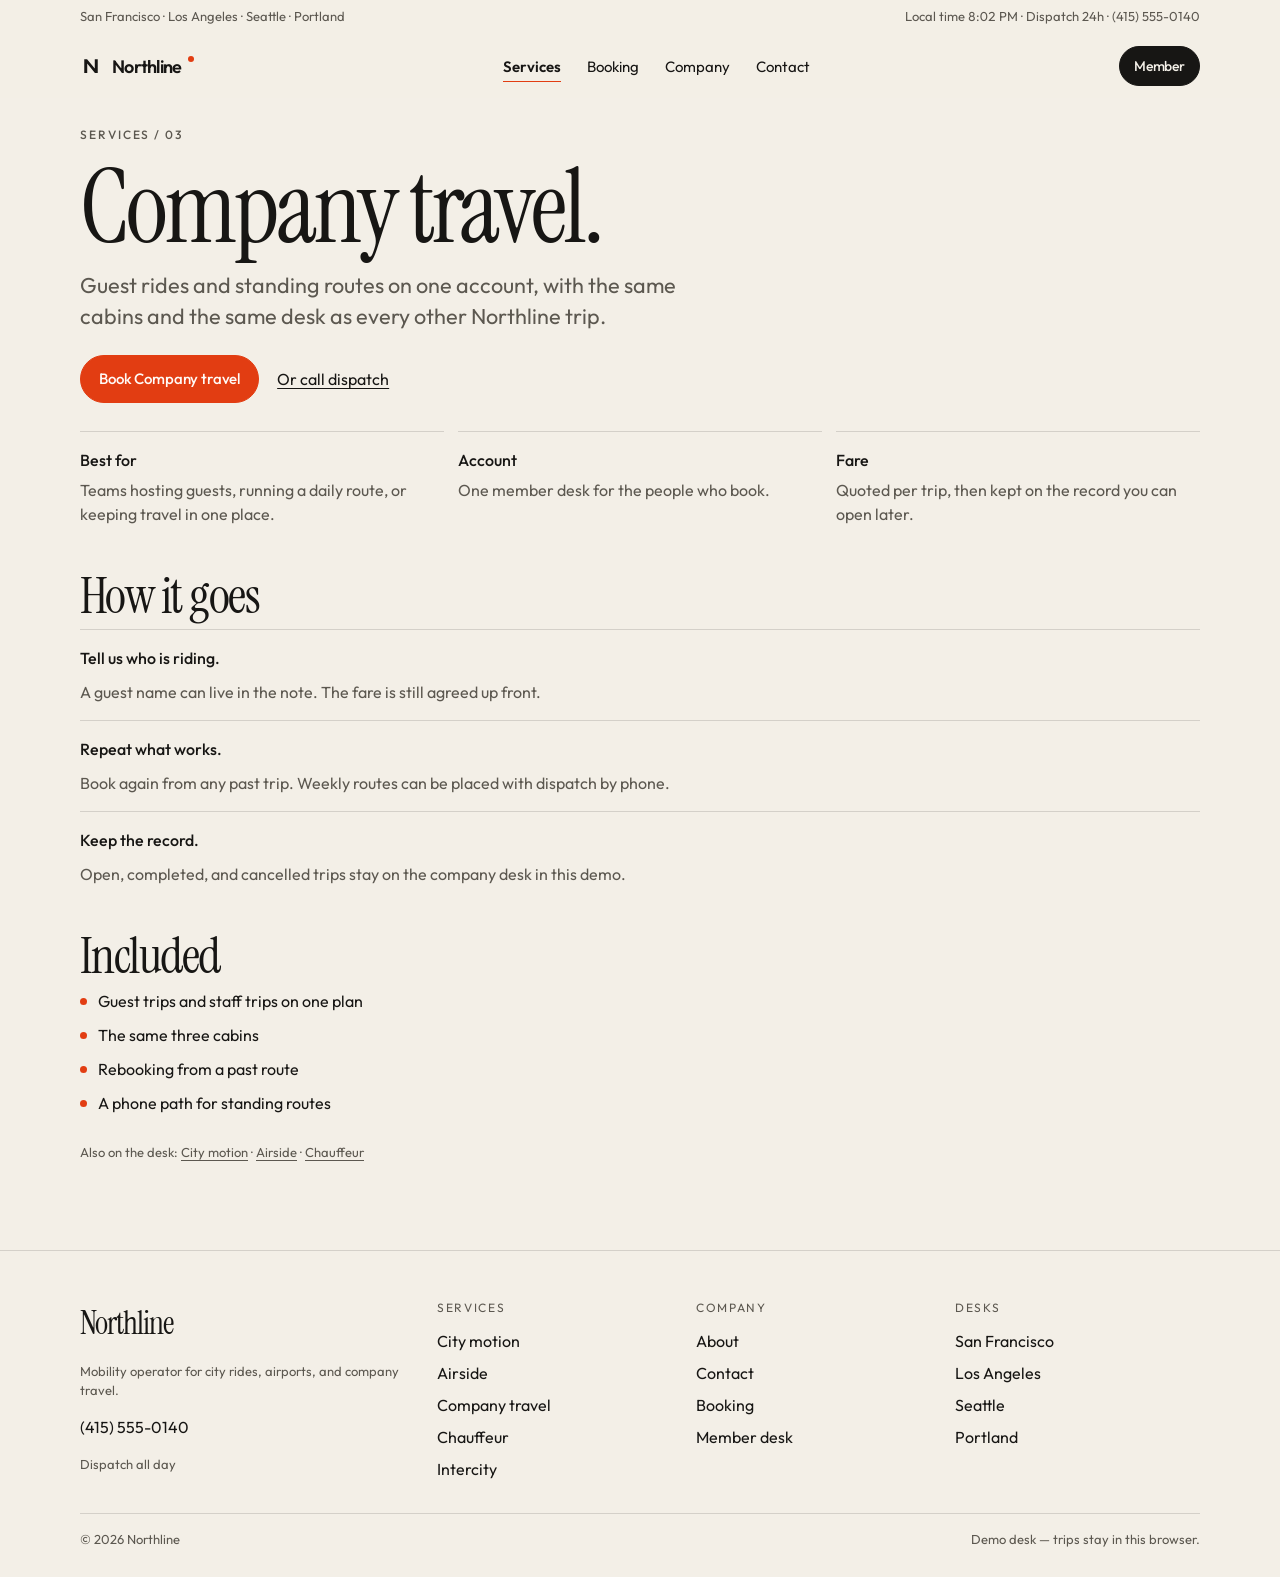
<file: service-company.html>
<!DOCTYPE html>
<html lang="en">
<head>
  <meta charset="utf-8">
  <meta name="viewport" content="width=device-width, initial-scale=1">
  <title>Company travel — Northline</title>
  <meta name="description" content="Guest rides and standing routes on one account, with the same cabins and the same desk as every other Northline trip.">
  <meta name="theme-color" content="#f3efe7">
  <link rel="icon" href="favicon.svg" type="image/svg+xml">
  <link rel="preconnect" href="https://fonts.googleapis.com">
  <link rel="preconnect" href="https://fonts.gstatic.com" crossorigin>
  <link href="https://fonts.googleapis.com/css2?family=Instrument+Serif:ital@0;1&family=Outfit:wght@300;400;500;600&display=swap" rel="stylesheet">
  <link rel="stylesheet" href="css/styles.css">
</head>
<body data-page="services">
  <a class="skip" href="#main">Skip to content</a>
  <div class="top">
    <div class="utility">
      <div class="wrap utility-inner">
        <p class="utility-cities">San Francisco · Los Angeles · Seattle · Portland</p>
        <p>Local time <span id="desk-clock" class="num">—</span> · <a href="tel:+14155550140">Dispatch 24h · (415) 555-0140</a></p>
      </div>
    </div>
    <header class="nav">
      <div class="wrap nav-inner">
        <a class="logo" href="index.html" aria-label="Northline home">
          <svg class="mark" viewBox="0 0 32 32" aria-hidden="true"><path fill="currentColor" d="M6.2 26V6h4.1l11.2 13.8V6H25.8v20h-4.1L10.5 12.2V26H6.2z"/></svg>
          <span>Northline</span>
          <i class="logo-dot"></i>
        </a>
        <nav id="site-nav" class="nav-links" aria-label="Primary">
          <a href="services.html" aria-current="page">Services</a>
          <a href="booking.html">Booking</a>
          <a href="about.html">Company</a>
          <a href="contact.html">Contact</a>
        </nav>
        <div class="nav-end">
          <a class="btn btn-small btn-ink" href="login.html" data-auth>Member</a>
          <button class="nav-toggle" type="button" aria-expanded="false" aria-controls="site-nav" aria-label="Open menu"><span></span><span></span></button>
        </div>
      </div>
    </header>
  </div>
  <main id="main" class="page">
    <article class="wrap service">
      <p class="eyebrow crumbs"><a href="services.html">Services</a> / 03</p>
      <h1>Company travel.</h1>
      <p class="lede">Guest rides and standing routes on one account, with the same cabins and the same desk as every other Northline trip.</p>
      <div class="service-actions">
        <a class="btn btn-primary" href="booking.html?service=company">Book Company travel</a>
        <a class="text-link" href="tel:+14155550140">Or call dispatch</a>
      </div>
      <dl class="facts">
          <div class="fact"><dt>Best for</dt><dd>Teams hosting guests, running a daily route, or keeping travel in one place.</dd></div>
          <div class="fact"><dt>Account</dt><dd>One member desk for the people who book.</dd></div>
          <div class="fact"><dt>Fare</dt><dd>Quoted per trip, then kept on the record you can open later.</dd></div>
      </dl>
      <h2>How it goes</h2>
      <ol class="sequence">
          <li><strong>Tell us who is riding.</strong><span>A guest name can live in the note. The fare is still agreed up front.</span></li>
          <li><strong>Repeat what works.</strong><span>Book again from any past trip. Weekly routes can be placed with dispatch by phone.</span></li>
          <li><strong>Keep the record.</strong><span>Open, completed, and cancelled trips stay on the company desk in this demo.</span></li>
      </ol>
      <h2>Included</h2>
      <ul class="checks">
          <li>Guest trips and staff trips on one plan</li>
          <li>The same three cabins</li>
          <li>Rebooking from a past route</li>
          <li>A phone path for standing routes</li>
      </ul>
      <p class="fine" style="margin-top:28px">Also on the desk: <a class="text-link" href="service-city.html">City motion</a> · <a class="text-link" href="service-airside.html">Airside</a> · <a class="text-link" href="service-chauffeur.html">Chauffeur</a></p>
    </article>
  </main>
  <footer class="footer">
    <div class="wrap foot-grid">
      <div class="foot-brand">
        <strong>Northline</strong>
        <p class="fine">Mobility operator for city rides, airports, and company travel.</p>
        <a href="tel:+14155550140">(415) 555-0140</a>
        <p class="fine">Dispatch all day</p>
      </div>
      <div>
        <p class="foot-title">Services</p>
        <div class="foot-links">
          <a href="service-city.html">City motion</a>
          <a href="service-airside.html">Airside</a>
          <a href="service-company.html">Company travel</a>
          <a href="service-chauffeur.html">Chauffeur</a>
          <a href="service-intercity.html">Intercity</a>
        </div>
      </div>
      <div>
        <p class="foot-title">Company</p>
        <div class="foot-links">
          <a href="about.html">About</a>
          <a href="contact.html">Contact</a>
          <a href="booking.html">Booking</a>
          <a href="account.html">Member desk</a>
        </div>
      </div>
      <div>
        <p class="foot-title">Desks</p>
        <div class="foot-links">
          <span>San Francisco</span>
          <span>Los Angeles</span>
          <span>Seattle</span>
          <span>Portland</span>
        </div>
      </div>
    </div>
    <div class="wrap legal">
      <span class="fine">© 2026 Northline</span>
      <span class="fine">Demo desk — trips stay in this browser.</span>
    </div>
  </footer>
  <script src="js/data.js"></script>
  <script src="js/app.js"></script>
</body>
</html>
</file>
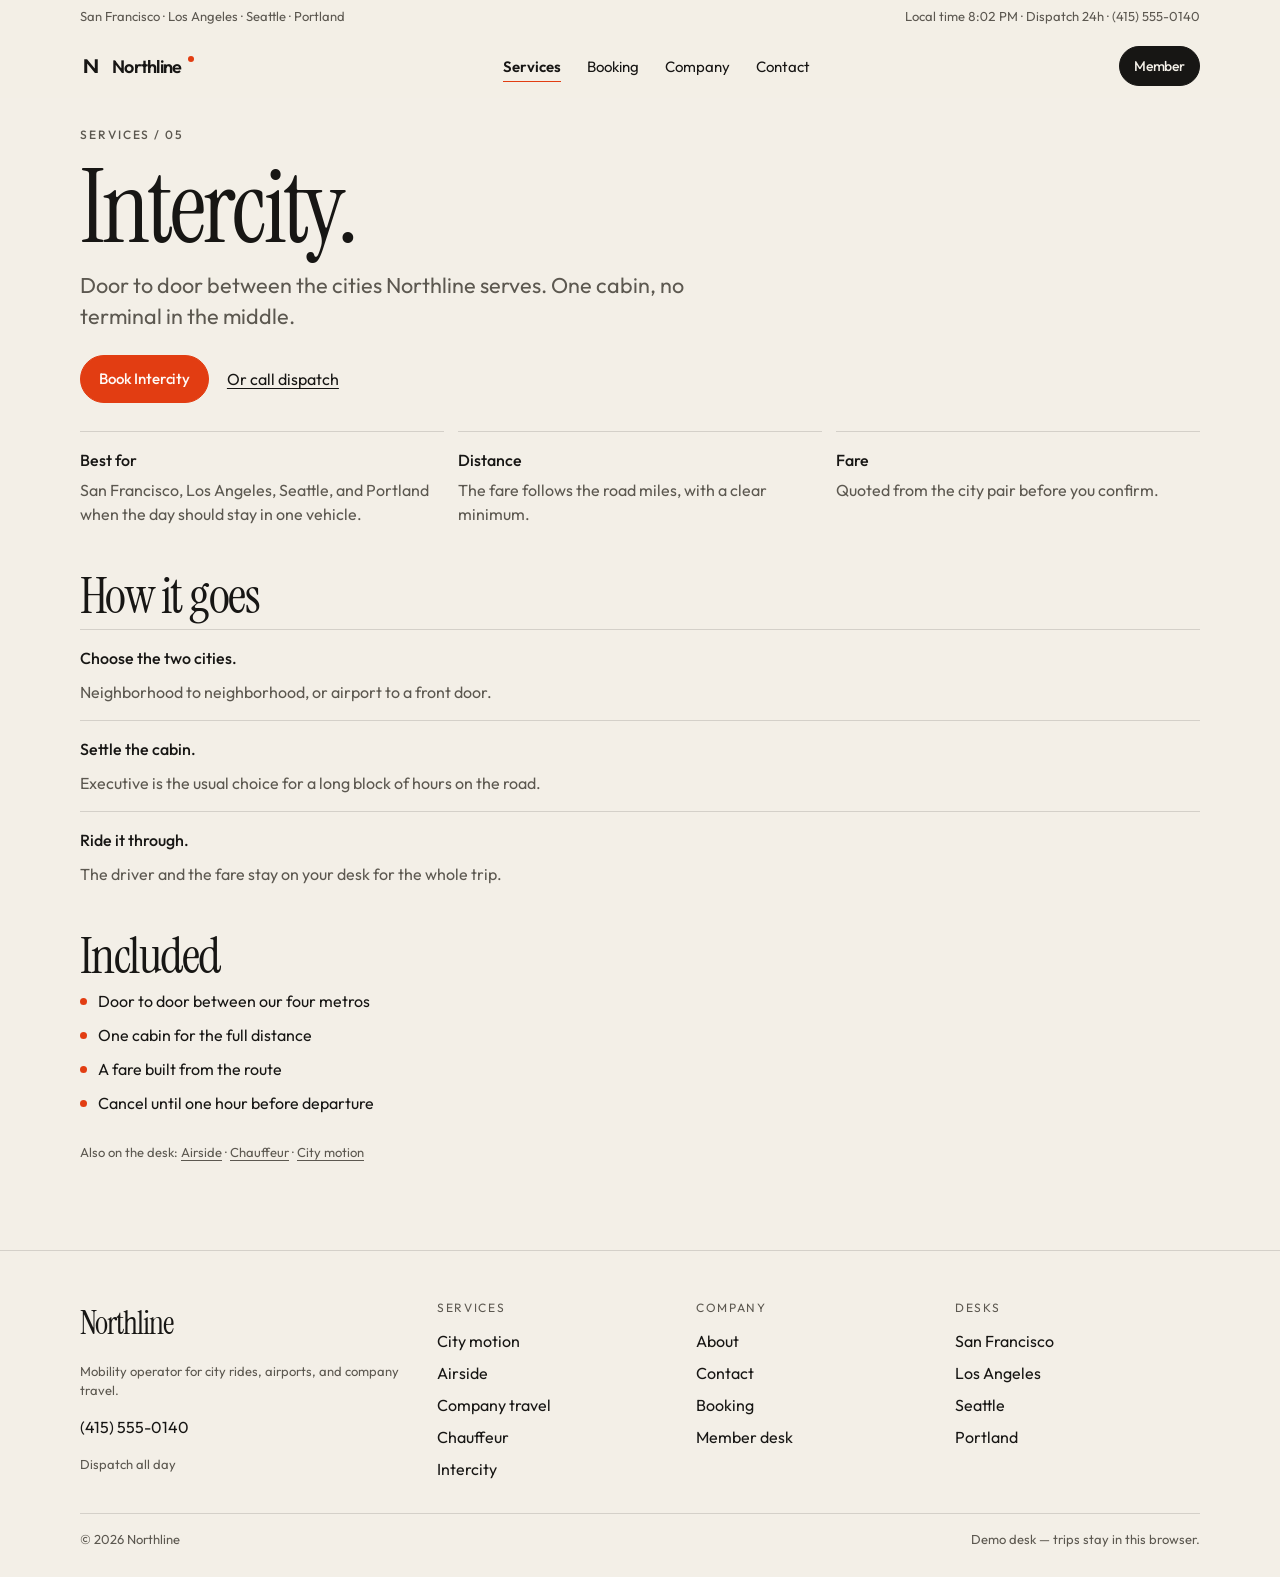
<file: service-intercity.html>
<!DOCTYPE html>
<html lang="en">
<head>
  <meta charset="utf-8">
  <meta name="viewport" content="width=device-width, initial-scale=1">
  <title>Intercity — Northline</title>
  <meta name="description" content="Door to door between the cities Northline serves. One cabin, no terminal in the middle.">
  <meta name="theme-color" content="#f3efe7">
  <link rel="icon" href="favicon.svg" type="image/svg+xml">
  <link rel="preconnect" href="https://fonts.googleapis.com">
  <link rel="preconnect" href="https://fonts.gstatic.com" crossorigin>
  <link href="https://fonts.googleapis.com/css2?family=Instrument+Serif:ital@0;1&family=Outfit:wght@300;400;500;600&display=swap" rel="stylesheet">
  <link rel="stylesheet" href="css/styles.css">
</head>
<body data-page="services">
  <a class="skip" href="#main">Skip to content</a>
  <div class="top">
    <div class="utility">
      <div class="wrap utility-inner">
        <p class="utility-cities">San Francisco · Los Angeles · Seattle · Portland</p>
        <p>Local time <span id="desk-clock" class="num">—</span> · <a href="tel:+14155550140">Dispatch 24h · (415) 555-0140</a></p>
      </div>
    </div>
    <header class="nav">
      <div class="wrap nav-inner">
        <a class="logo" href="index.html" aria-label="Northline home">
          <svg class="mark" viewBox="0 0 32 32" aria-hidden="true"><path fill="currentColor" d="M6.2 26V6h4.1l11.2 13.8V6H25.8v20h-4.1L10.5 12.2V26H6.2z"/></svg>
          <span>Northline</span>
          <i class="logo-dot"></i>
        </a>
        <nav id="site-nav" class="nav-links" aria-label="Primary">
          <a href="services.html" aria-current="page">Services</a>
          <a href="booking.html">Booking</a>
          <a href="about.html">Company</a>
          <a href="contact.html">Contact</a>
        </nav>
        <div class="nav-end">
          <a class="btn btn-small btn-ink" href="login.html" data-auth>Member</a>
          <button class="nav-toggle" type="button" aria-expanded="false" aria-controls="site-nav" aria-label="Open menu"><span></span><span></span></button>
        </div>
      </div>
    </header>
  </div>
  <main id="main" class="page">
    <article class="wrap service">
      <p class="eyebrow crumbs"><a href="services.html">Services</a> / 05</p>
      <h1>Intercity.</h1>
      <p class="lede">Door to door between the cities Northline serves. One cabin, no terminal in the middle.</p>
      <div class="service-actions">
        <a class="btn btn-primary" href="booking.html?service=intercity">Book Intercity</a>
        <a class="text-link" href="tel:+14155550140">Or call dispatch</a>
      </div>
      <dl class="facts">
          <div class="fact"><dt>Best for</dt><dd>San Francisco, Los Angeles, Seattle, and Portland when the day should stay in one vehicle.</dd></div>
          <div class="fact"><dt>Distance</dt><dd>The fare follows the road miles, with a clear minimum.</dd></div>
          <div class="fact"><dt>Fare</dt><dd>Quoted from the city pair before you confirm.</dd></div>
      </dl>
      <h2>How it goes</h2>
      <ol class="sequence">
          <li><strong>Choose the two cities.</strong><span>Neighborhood to neighborhood, or airport to a front door.</span></li>
          <li><strong>Settle the cabin.</strong><span>Executive is the usual choice for a long block of hours on the road.</span></li>
          <li><strong>Ride it through.</strong><span>The driver and the fare stay on your desk for the whole trip.</span></li>
      </ol>
      <h2>Included</h2>
      <ul class="checks">
          <li>Door to door between our four metros</li>
          <li>One cabin for the full distance</li>
          <li>A fare built from the route</li>
          <li>Cancel until one hour before departure</li>
      </ul>
      <p class="fine" style="margin-top:28px">Also on the desk: <a class="text-link" href="service-airside.html">Airside</a> · <a class="text-link" href="service-chauffeur.html">Chauffeur</a> · <a class="text-link" href="service-city.html">City motion</a></p>
    </article>
  </main>
  <footer class="footer">
    <div class="wrap foot-grid">
      <div class="foot-brand">
        <strong>Northline</strong>
        <p class="fine">Mobility operator for city rides, airports, and company travel.</p>
        <a href="tel:+14155550140">(415) 555-0140</a>
        <p class="fine">Dispatch all day</p>
      </div>
      <div>
        <p class="foot-title">Services</p>
        <div class="foot-links">
          <a href="service-city.html">City motion</a>
          <a href="service-airside.html">Airside</a>
          <a href="service-company.html">Company travel</a>
          <a href="service-chauffeur.html">Chauffeur</a>
          <a href="service-intercity.html">Intercity</a>
        </div>
      </div>
      <div>
        <p class="foot-title">Company</p>
        <div class="foot-links">
          <a href="about.html">About</a>
          <a href="contact.html">Contact</a>
          <a href="booking.html">Booking</a>
          <a href="account.html">Member desk</a>
        </div>
      </div>
      <div>
        <p class="foot-title">Desks</p>
        <div class="foot-links">
          <span>San Francisco</span>
          <span>Los Angeles</span>
          <span>Seattle</span>
          <span>Portland</span>
        </div>
      </div>
    </div>
    <div class="wrap legal">
      <span class="fine">© 2026 Northline</span>
      <span class="fine">Demo desk — trips stay in this browser.</span>
    </div>
  </footer>
  <script src="js/data.js"></script>
  <script src="js/app.js"></script>
</body>
</html>
</file>
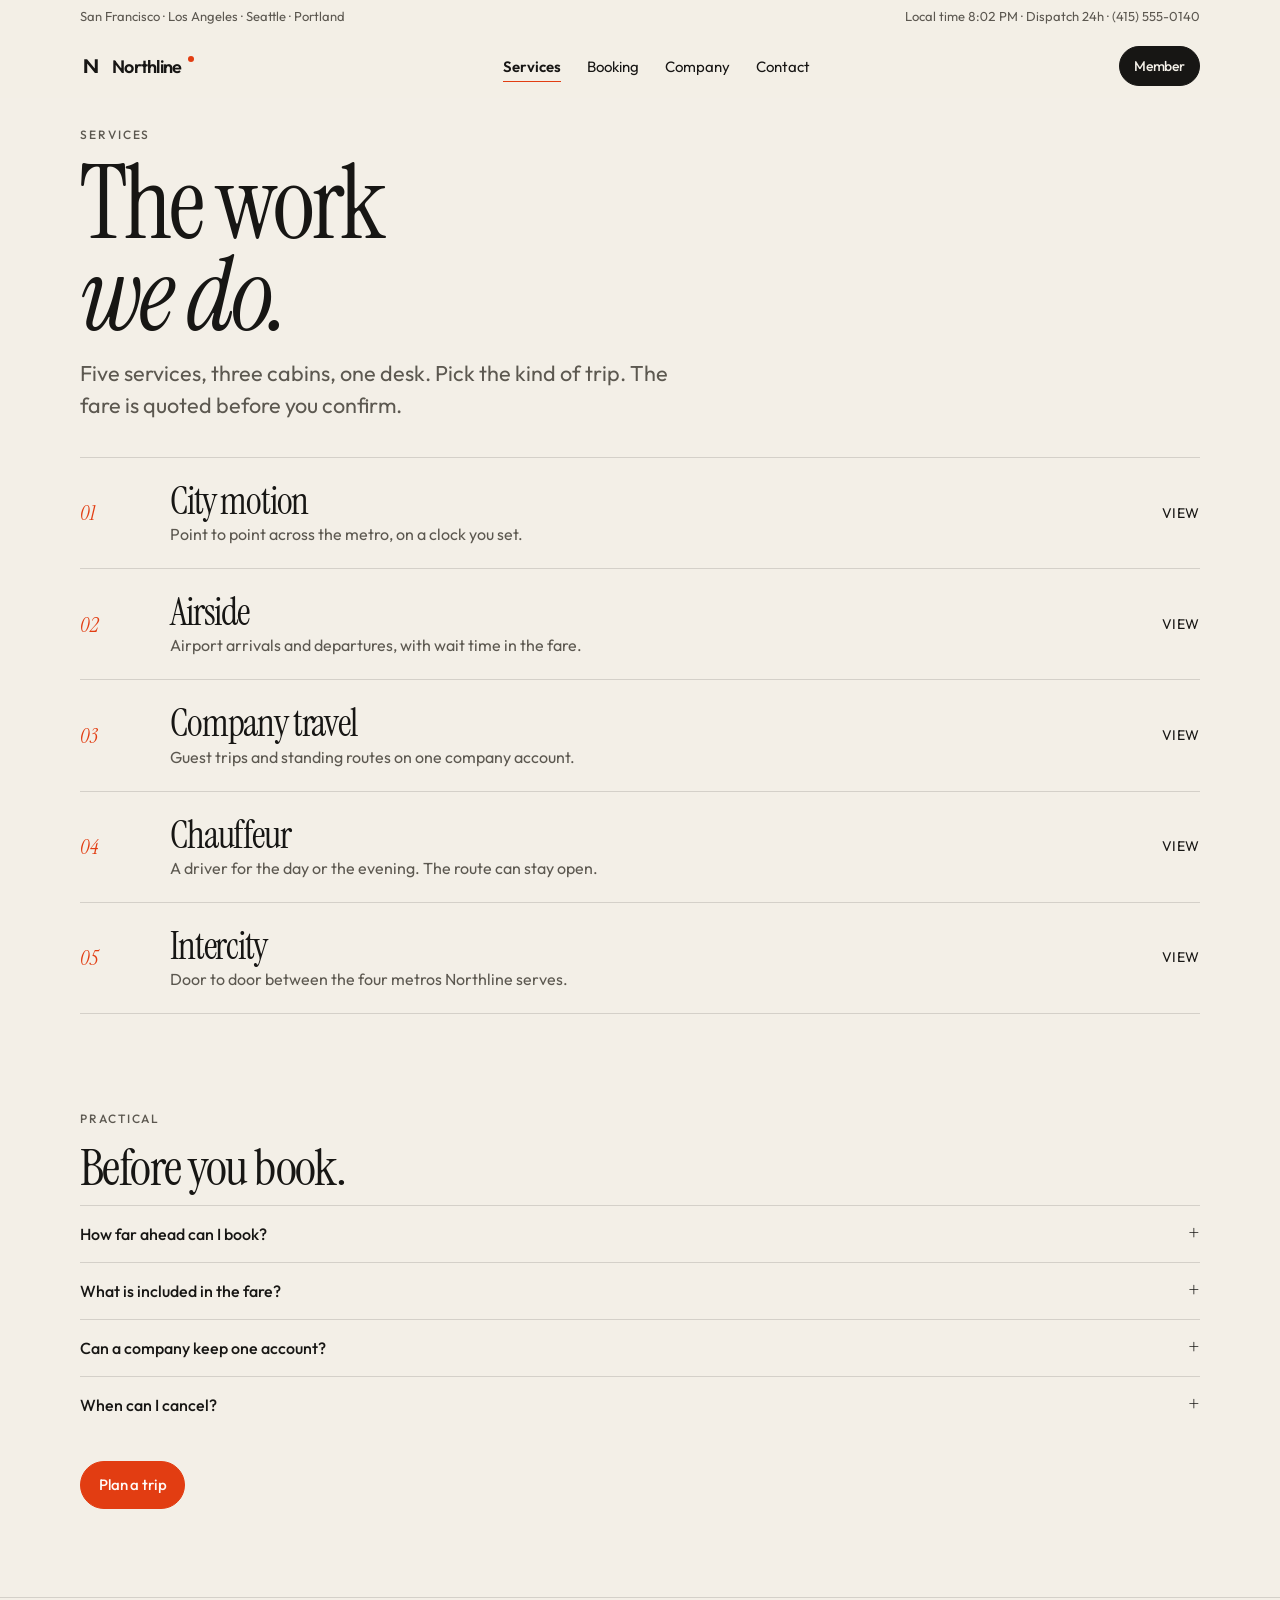
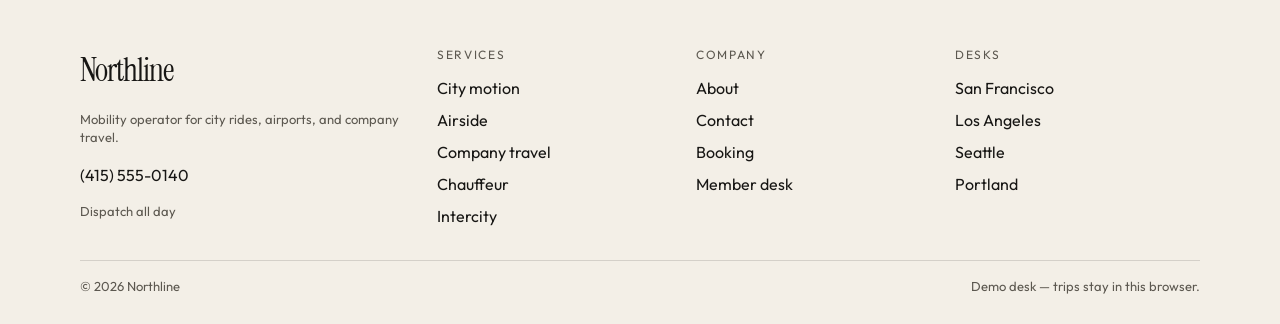
<file: services.html>
<!DOCTYPE html>
<html lang="en">
<head>
  <meta charset="utf-8">
  <meta name="viewport" content="width=device-width, initial-scale=1">
  <title>Services — Northline</title>
  <meta name="description" content="City rides, airport arrivals, company travel, chauffeur days, and intercity trips from Northline.">
  <meta name="theme-color" content="#f3efe7">
  <link rel="icon" href="favicon.svg" type="image/svg+xml">
  <link rel="preconnect" href="https://fonts.googleapis.com">
  <link rel="preconnect" href="https://fonts.gstatic.com" crossorigin>
  <link href="https://fonts.googleapis.com/css2?family=Instrument+Serif:ital@0;1&family=Outfit:wght@300;400;500;600&display=swap" rel="stylesheet">
  <link rel="stylesheet" href="css/styles.css">
</head>
<body data-page="services">
  <a class="skip" href="#main">Skip to content</a>
  <div class="top">
    <div class="utility">
      <div class="wrap utility-inner">
        <p class="utility-cities">San Francisco · Los Angeles · Seattle · Portland</p>
        <p>Local time <span id="desk-clock" class="num">—</span> · <a href="tel:+14155550140">Dispatch 24h · (415) 555-0140</a></p>
      </div>
    </div>
    <header class="nav">
      <div class="wrap nav-inner">
        <a class="logo" href="index.html" aria-label="Northline home">
          <svg class="mark" viewBox="0 0 32 32" aria-hidden="true"><path fill="currentColor" d="M6.2 26V6h4.1l11.2 13.8V6H25.8v20h-4.1L10.5 12.2V26H6.2z"/></svg>
          <span>Northline</span>
          <i class="logo-dot"></i>
        </a>
        <nav id="site-nav" class="nav-links" aria-label="Primary">
          <a href="services.html" aria-current="page">Services</a>
          <a href="booking.html">Booking</a>
          <a href="about.html">Company</a>
          <a href="contact.html">Contact</a>
        </nav>
        <div class="nav-end">
          <a class="btn btn-small btn-ink" href="login.html" data-auth>Member</a>
          <button class="nav-toggle" type="button" aria-expanded="false" aria-controls="site-nav" aria-label="Open menu"><span></span><span></span></button>
        </div>
      </div>
    </header>
  </div>
  <main id="main" class="page">
    <div class="wrap">
      <p class="eyebrow">Services</p>
      <h1>The work<br><em>we do.</em></h1>
      <p class="lede" style="margin-top:16px">Five services, three cabins, one desk. Pick the kind of trip. The fare is quoted before you confirm.</p>
      <div class="service-list" style="margin-top:36px">
        <a class="service-row" href="service-city.html">
          <span class="service-num">01</span>
          <div><h3>City motion</h3><p>Point to point across the metro, on a clock you set.</p></div>
          <span class="service-go">View</span>
        </a>
        <a class="service-row" href="service-airside.html">
          <span class="service-num">02</span>
          <div><h3>Airside</h3><p>Airport arrivals and departures, with wait time in the fare.</p></div>
          <span class="service-go">View</span>
        </a>
        <a class="service-row" href="service-company.html">
          <span class="service-num">03</span>
          <div><h3>Company travel</h3><p>Guest trips and standing routes on one company account.</p></div>
          <span class="service-go">View</span>
        </a>
        <a class="service-row" href="service-chauffeur.html">
          <span class="service-num">04</span>
          <div><h3>Chauffeur</h3><p>A driver for the day or the evening. The route can stay open.</p></div>
          <span class="service-go">View</span>
        </a>
        <a class="service-row" href="service-intercity.html">
          <span class="service-num">05</span>
          <div><h3>Intercity</h3><p>Door to door between the four metros Northline serves.</p></div>
          <span class="service-go">View</span>
        </a>
      </div>
      <div class="section" style="padding-bottom:0">
        <p class="eyebrow">Practical</p>
        <h2>Before you book.</h2>
        <div style="margin-top:12px">
          <details class="faq">
            <summary>How far ahead can I book?</summary>
            <p>From 45 minutes until 90 days. Inside the hour, call dispatch and the desk will place it.</p>
          </details>
          <details class="faq">
            <summary>What is included in the fare?</summary>
            <p>The route, the cabin, and any wait time the service states. The fare you confirm is the fare on the trip. This demo does not take payment.</p>
          </details>
          <details class="faq">
            <summary>Can a company keep one account?</summary>
            <p>Yes. Company travel is built for guest rides and standing routes. Call dispatch and ask for a company account.</p>
          </details>
          <details class="faq">
            <summary>When can I cancel?</summary>
            <p>Upcoming trips can be cancelled on your member desk until one hour before departure.</p>
          </details>
        </div>
        <p style="margin-top:28px"><a class="btn btn-primary" href="booking.html">Plan a trip</a></p>
      </div>
    </div>
  </main>
  <footer class="footer">
    <div class="wrap foot-grid">
      <div class="foot-brand">
        <strong>Northline</strong>
        <p class="fine">Mobility operator for city rides, airports, and company travel.</p>
        <a href="tel:+14155550140">(415) 555-0140</a>
        <p class="fine">Dispatch all day</p>
      </div>
      <div>
        <p class="foot-title">Services</p>
        <div class="foot-links">
          <a href="service-city.html">City motion</a>
          <a href="service-airside.html">Airside</a>
          <a href="service-company.html">Company travel</a>
          <a href="service-chauffeur.html">Chauffeur</a>
          <a href="service-intercity.html">Intercity</a>
        </div>
      </div>
      <div>
        <p class="foot-title">Company</p>
        <div class="foot-links">
          <a href="about.html">About</a>
          <a href="contact.html">Contact</a>
          <a href="booking.html">Booking</a>
          <a href="account.html">Member desk</a>
        </div>
      </div>
      <div>
        <p class="foot-title">Desks</p>
        <div class="foot-links">
          <span>San Francisco</span>
          <span>Los Angeles</span>
          <span>Seattle</span>
          <span>Portland</span>
        </div>
      </div>
    </div>
    <div class="wrap legal">
      <span class="fine">© 2026 Northline</span>
      <span class="fine">Demo desk — trips stay in this browser.</span>
    </div>
  </footer>
  <script src="js/data.js"></script>
  <script src="js/app.js"></script>
</body>
</html>
</file>
<file: css/styles.css>
:root {
  --paper: #f3efe7;
  --paper-2: #e7e1d4;
  --paper-3: #fbf9f4;
  --ink: #171614;
  --ink-soft: #5c5850;
  --line: rgba(23, 22, 20, 0.14);
  --signal: #e23d12;
  --signal-deep: #c4320c;
  --forest: #17312c;
  --forest-2: #214840;
  --sans: Outfit, "Avenir Next", "Segoe UI", sans-serif;
  --serif: "Instrument Serif", "Iowan Old Style", Palatino, Georgia, serif;
  --ease: cubic-bezier(0.2, 0.7, 0.2, 1);
  --shadow: 0 24px 60px rgba(23, 22, 20, 0.08);
  --header: 98px;
}

*,
*::before,
*::after { box-sizing: border-box; }

[hidden] { display: none !important; }

html { scroll-behavior: smooth; }

body {
  margin: 0;
  min-height: 100vh;
  display: flex;
  flex-direction: column;
  background: var(--paper);
  color: var(--ink);
  font-family: var(--sans);
  font-size: 16px;
  line-height: 1.5;
  font-weight: 400;
  text-rendering: optimizeLegibility;
  -webkit-font-smoothing: antialiased;
}

main { flex: 1; }

img, svg { max-width: 100%; }

button, input, select, textarea { font: inherit; color: inherit; }

button { background: none; border: 0; padding: 0; cursor: pointer; }

a { color: inherit; text-decoration: none; }

::selection { background: #f4c7b8; color: var(--ink); }

.skip {
  position: absolute;
  left: 12px;
  top: -48px;
  z-index: 80;
  background: var(--ink);
  color: var(--paper);
  padding: 10px 14px;
  border-radius: 999px;
}

.skip:focus { top: 12px; }

.wrap {
  width: min(1120px, calc(100% - 32px));
  margin-inline: auto;
}

.wrap-s { width: min(760px, calc(100% - 32px)); margin-inline: auto; }

h1, h2, h3, .serif { font-family: var(--serif); font-weight: 400; letter-spacing: -0.03em; }

h1 {
  margin: 0;
  font-size: clamp(3.1rem, 8vw, 6.6rem);
  line-height: 0.9;
}

h1 em, h2 em { font-style: italic; font-weight: 400; }

h2 {
  margin: 0;
  font-size: clamp(2rem, 4vw, 3.3rem);
  line-height: 1;
}

h3 { margin: 0; font-size: 1.55rem; line-height: 1.1; }

p { margin: 0; }

.eyebrow {
  margin: 0 0 14px;
  font-size: 12px;
  letter-spacing: 0.16em;
  text-transform: uppercase;
  color: var(--ink-soft);
  font-weight: 500;
}

.lede {
  font-size: clamp(1.12rem, 2vw, 1.35rem);
  line-height: 1.45;
  color: var(--ink-soft);
  max-width: 38rem;
}

.fine { color: var(--ink-soft); font-size: 13px; line-height: 1.45; }

.num { font-variant-numeric: tabular-nums; }

.top {
  position: sticky;
  top: 0;
  z-index: 50;
  background: rgba(243, 239, 231, 0.96);
}

.top.is-stuck { box-shadow: 0 1px 0 var(--line); }

.utility-inner,
.nav-inner {
  display: flex;
  align-items: center;
  gap: 16px;
}

.utility-inner {
  justify-content: space-between;
  min-height: 34px;
  font-size: 13px;
  color: var(--ink-soft);
}

.utility-cities { display: none; }

.utility a:hover { color: var(--ink); }

.nav-inner { min-height: 64px; }

.logo {
  display: inline-flex;
  align-items: center;
  gap: 10px;
  font-weight: 600;
  letter-spacing: -0.04em;
  font-size: 18px;
  z-index: 60;
}

.mark { width: 22px; height: 22px; display: block; flex: none; }

.logo-dot {
  width: 6px;
  height: 6px;
  border-radius: 50%;
  background: var(--signal);
  transform: translateY(-7px);
  margin-left: -4px;
}

.nav-links {
  position: fixed;
  inset: 0;
  z-index: 45;
  display: flex;
  flex-direction: column;
  justify-content: center;
  gap: 8px;
  padding: 96px 32px 32px;
  background: var(--paper);
  opacity: 0;
  visibility: hidden;
  transform: translateY(10px);
  transition: opacity 0.35s var(--ease), transform 0.35s var(--ease), visibility 0.35s;
}

.nav-links.is-open {
  opacity: 1;
  visibility: visible;
  transform: none;
}

.nav-links a {
  font-family: var(--serif);
  font-size: clamp(2.4rem, 8vw, 3.4rem);
  letter-spacing: -0.03em;
  line-height: 1.05;
  width: fit-content;
}

.nav-links a[aria-current="page"] { color: var(--signal); }

.nav-end {
  margin-left: auto;
  display: flex;
  align-items: center;
  gap: 8px;
  z-index: 60;
}

.nav-toggle {
  width: 44px;
  height: 44px;
  border-radius: 50%;
  border: 1px solid var(--line);
  display: inline-flex;
  flex-direction: column;
  justify-content: center;
  align-items: center;
  gap: 6px;
  background: var(--paper);
}

.nav-toggle span {
  display: block;
  width: 16px;
  height: 1.5px;
  background: var(--ink);
  transition: transform 0.2s var(--ease);
}

.nav-toggle[aria-expanded="true"] span:first-child { transform: translateY(3.75px) rotate(45deg); }
.nav-toggle[aria-expanded="true"] span:last-child { transform: translateY(-3.75px) rotate(-45deg); }

body.menu-open { overflow: hidden; }

.btn {
  display: inline-flex;
  align-items: center;
  justify-content: center;
  gap: 8px;
  min-height: 48px;
  padding: 0 18px;
  border-radius: 999px;
  border: 1px solid transparent;
  font-size: 15px;
  font-weight: 500;
  letter-spacing: -0.01em;
  transition: transform 0.2s var(--ease), background 0.2s var(--ease), color 0.2s var(--ease), border-color 0.2s var(--ease);
}

.btn:hover { transform: translateY(-1px); }

.btn:disabled { opacity: 0.55; cursor: wait; transform: none; }

.btn-small { min-height: 40px; padding: 0 14px; font-size: 14px; }

.btn-primary { background: var(--signal); color: #fffaf7; border-color: var(--signal); }
.btn-primary:hover { background: var(--signal-deep); border-color: var(--signal-deep); }

.btn-ink { background: var(--ink); color: var(--paper); border-color: var(--ink); }
.btn-ink:hover { background: var(--signal); border-color: var(--signal); }

.btn-ghost {
  background: transparent;
  border-color: var(--line);
  color: var(--ink);
}

.btn-ghost:hover { border-color: var(--ink); }

.btn-full { width: 100%; }

.text-link {
  text-decoration: underline;
  text-underline-offset: 3px;
  text-decoration-thickness: 1px;
}

.text-link:hover { color: var(--signal); }

.page { padding: 28px 0 88px; }

.hero { padding: 28px 0 12px; }

.hero-grid {
  display: grid;
  gap: 12px;
  align-items: end;
}

.hero h1 { max-width: min(14ch, 100%); }

.hero-actions {
  display: flex;
  flex-wrap: wrap;
  gap: 12px 18px;
  align-items: center;
  margin-top: 28px;
}

.hero-art {
  height: auto;
  aspect-ratio: 5 / 3.2;
  position: relative;
}

.hero-art svg { width: 100%; height: 100%; overflow: visible; }

.route-line {
  stroke-dasharray: 1;
  stroke-dashoffset: 1;
  animation: draw 1.8s var(--ease) 0.2s forwards;
}

.route-dot { transform-origin: center; animation: pop 0.5s var(--ease) 1.3s both; }

@keyframes draw { to { stroke-dashoffset: 0; } }
@keyframes pop { from { opacity: 0; } to { opacity: 1; } }

.art-label {
  font-family: var(--sans);
  font-size: 12px;
  letter-spacing: 0.08em;
  text-transform: uppercase;
  fill: var(--ink-soft);
}

.composer { margin-top: 28px; }

.composer-card,
.panel,
.fare,
.login-card,
.trip,
.note,
.cabin,
.desk {
  background: var(--paper-3);
  border: 1px solid var(--line);
  border-radius: 22px;
}

.composer-card {
  padding: 16px;
  box-shadow: var(--shadow);
}

.composer-grid,
.form-grid { display: grid; gap: 12px; }

.field { display: grid; gap: 6px; min-width: 0; }

.field span,
.stepper-label {
  font-size: 12px;
  letter-spacing: 0.08em;
  text-transform: uppercase;
  color: var(--ink-soft);
}

.field em { font-style: normal; text-transform: none; letter-spacing: 0; color: var(--ink-soft); }

input, select, textarea {
  width: 100%;
  min-height: 48px;
  padding: 12px 14px;
  border-radius: 12px;
  border: 1px solid var(--line);
  background: #fff;
  outline: none;
  transition: border-color 0.2s var(--ease), box-shadow 0.2s var(--ease);
}

textarea { min-height: 110px; resize: vertical; }

select {
  appearance: none;
  background-image: url("data:image/svg+xml,%3Csvg xmlns='http://www.w3.org/2000/svg' width='12' height='8' viewBox='0 0 12 8'%3E%3Cpath d='M1 1l5 5 5-5' fill='none' stroke='%23171614' stroke-width='1.4'/%3E%3C/svg%3E");
  background-repeat: no-repeat;
  background-position: right 14px center;
  padding-right: 36px;
}

input:focus, select:focus, textarea:focus {
  border-color: var(--ink);
  box-shadow: 0 0 0 4px rgba(23, 22, 20, 0.06);
}

.login-card input[readonly] {
  letter-spacing: 0.22em;
  font-size: 18px;
  background: var(--paper);
  cursor: default;
}

.marquee {
  margin-top: 22px;
  overflow: hidden;
  border-block: 1px solid var(--line);
  padding: 12px 0;
}

.marquee-track {
  display: flex;
  width: max-content;
  animation: ticker 32s linear infinite;
}

.marquee:hover .marquee-track { animation-play-state: paused; }

.marquee span {
  padding-right: 28px;
  font-size: 14px;
  letter-spacing: 0.08em;
  text-transform: uppercase;
  color: var(--ink-soft);
  white-space: nowrap;
}

@keyframes ticker {
  from { transform: translateX(0); }
  to { transform: translateX(-50%); }
}

.section { padding: 72px 0; }

.section-head {
  display: flex;
  flex-direction: column;
  gap: 12px;
  margin-bottom: 28px;
}

.section-head .lede { max-width: 34rem; }

.board-head,
.board-row {
  display: grid;
  grid-template-columns: 1.4fr 0.7fr 0.9fr auto;
  gap: 12px;
  align-items: center;
}

.board-head {
  padding-bottom: 8px;
  color: var(--ink-soft);
  font-size: 12px;
  letter-spacing: 0.08em;
  text-transform: uppercase;
}

.board-row {
  padding: 16px 0;
  border-top: 1px solid var(--line);
}

.board-route { display: grid; gap: 2px; }
.board-route b { font-weight: 500; }
.board-route span, .board-status { color: var(--ink-soft); }

.dot {
  width: 8px;
  height: 8px;
  border-radius: 50%;
  display: inline-block;
  margin-right: 8px;
  background: var(--ink);
  box-shadow: 0 0 0 0 rgba(226, 61, 18, 0.5);
}

.dot.live {
  background: var(--signal);
  animation: pulse 2.2s var(--ease) infinite;
}

@keyframes pulse {
  0% { box-shadow: 0 0 0 0 rgba(226, 61, 18, 0.45); }
  70% { box-shadow: 0 0 0 8px rgba(226, 61, 18, 0); }
  100% { box-shadow: 0 0 0 0 rgba(226, 61, 18, 0); }
}

.service-list { border-top: 1px solid var(--line); }

.service-row {
  display: grid;
  gap: 8px;
  padding: 22px 0;
  border-bottom: 1px solid var(--line);
  transition: background 0.25s var(--ease), padding 0.25s var(--ease);
}

.service-row:hover { background: rgba(255, 255, 255, 0.45); }

.service-num {
  font-family: var(--serif);
  font-style: italic;
  font-size: 1.3rem;
  color: var(--signal);
}

.service-row h3 { font-size: clamp(1.8rem, 3vw, 2.5rem); }

.service-row p { color: var(--ink-soft); max-width: 46rem; }

.service-go {
  font-size: 14px;
  letter-spacing: 0.04em;
  text-transform: uppercase;
}

.principles, .cabin-grid, .note-grid, .desk-grid, .facts, .foot-grid {
  display: grid;
  gap: 14px;
}

.principle, .cabin, .note, .desk { padding: 22px; }

.principle strong, .desk strong { display: block; font-size: 1.15rem; margin-bottom: 8px; }

.principle p, .cabin p, .note blockquote, .desk p { color: var(--ink-soft); }

.cabin { display: flex; flex-direction: column; gap: 12px; min-height: 100%; position: relative; }

.cabin header { display: flex; justify-content: space-between; gap: 12px; align-items: baseline; }

.tag {
  font-size: 11px;
  letter-spacing: 0.12em;
  text-transform: uppercase;
  color: var(--signal);
}

.cabin .btn { margin-top: auto; align-self: flex-start; }

.note blockquote {
  margin: 0 0 18px;
  font-family: var(--serif);
  font-size: 1.55rem;
  line-height: 1.2;
  letter-spacing: -0.03em;
  color: var(--ink);
}

.note figcaption { font-size: 14px; color: var(--ink-soft); }
.note figcaption b { color: var(--ink); font-weight: 500; }

.band {
  background: var(--forest);
  color: #f6f2ea;
  border-radius: 28px;
  padding: clamp(28px, 5vw, 56px);
  display: grid;
  gap: 18px;
}

.band .lede { color: rgba(246, 242, 234, 0.78); }

.band-actions { display: flex; flex-wrap: wrap; gap: 12px; align-items: center; }

.band .btn-primary { background: var(--signal); }

.band .btn-ghost { color: #f6f2ea; border-color: rgba(246, 242, 234, 0.28); }
.band .btn-ghost:hover { border-color: #f6f2ea; color: #f6f2ea; }

.footer { border-top: 1px solid var(--line); padding: 48px 0 28px; }

.foot-title {
  margin: 0 0 12px;
  font-size: 12px;
  letter-spacing: 0.14em;
  text-transform: uppercase;
  color: var(--ink-soft);
}

.foot-links, .foot-brand { display: grid; gap: 8px; }

.foot-links a:hover { color: var(--signal); }

.foot-brand strong {
  font-family: var(--serif);
  font-size: 2rem;
  font-weight: 400;
  letter-spacing: -0.03em;
}

.legal {
  margin-top: 32px;
  padding-top: 16px;
  border-top: 1px solid var(--line);
  display: flex;
  flex-wrap: wrap;
  gap: 8px 18px;
  justify-content: space-between;
}

.crumbs { margin-bottom: 18px; }
.crumbs a:hover { color: var(--signal); }

.service h1 { margin-bottom: 16px; }

.service-actions, .account-actions, .done-actions {
  display: flex;
  flex-wrap: wrap;
  gap: 14px 18px;
  align-items: center;
  margin: 22px 0 8px;
}

.facts { margin: 28px 0; }

.fact, .sequence li, .faq {
  border-top: 1px solid var(--line);
  padding: 16px 0;
}

.fact dt, .faq summary, .sequence strong { font-weight: 500; }

.fact dd, .faq p, .sequence span { margin: 6px 0 0; color: var(--ink-soft); }

.sequence { list-style: none; padding: 0; margin: 8px 0 28px; }

.sequence li { display: grid; gap: 4px; }

.checks { list-style: none; padding: 0; margin: 8px 0 0; display: grid; gap: 10px; }

.checks li {
  padding-left: 18px;
  position: relative;
}

.checks li::before {
  content: "";
  width: 7px;
  height: 7px;
  border-radius: 50%;
  background: var(--signal);
  position: absolute;
  left: 0;
  top: 0.55em;
}

.faq { display: block; }
.faq summary { cursor: pointer; list-style: none; }
.faq summary::-webkit-details-marker { display: none; }
.faq summary::after { content: "+"; float: right; font-family: var(--serif); font-size: 1.4rem; line-height: 1; }
.faq[open] summary::after { content: "–"; }

.about-hero { display: grid; gap: 18px; margin-bottom: 28px; }

.stat-row { display: grid; grid-template-columns: repeat(2, 1fr); gap: 12px; margin: 12px 0 28px; }

.stat {
  padding: 16px;
  border-top: 1px solid var(--line);
}

.stat b {
  display: block;
  font-family: var(--serif);
  font-size: clamp(2rem, 4vw, 3rem);
  font-weight: 400;
  letter-spacing: -0.03em;
  line-height: 1;
}

.stat span { color: var(--ink-soft); font-size: 14px; }

.prose { display: grid; gap: 14px; max-width: 42rem; }
.prose p { color: var(--ink-soft); font-size: 1.05rem; }

.split { display: grid; gap: 28px; margin-top: 36px; }

.progress {
  display: flex;
  gap: 8px;
  list-style: none;
  padding: 0;
  margin: 22px 0;
}

.progress button {
  flex: 1;
  text-align: left;
  border-top: 1px solid var(--line);
  padding-top: 8px;
  color: var(--ink-soft);
  font-size: 13px;
  letter-spacing: 0.06em;
  text-transform: uppercase;
}

.progress button[aria-current="step"] { color: var(--ink); border-color: var(--signal); }
.progress button:disabled { cursor: default; }

.booking-layout { display: grid; gap: 22px; align-items: start; }

.booking-layout.is-done { grid-template-columns: 1fr; }

.step h2 { font-size: clamp(1.8rem, 3vw, 2.6rem); margin-bottom: 8px; }

.step-intro { color: var(--ink-soft); margin-bottom: 18px; }

.form-actions { display: flex; flex-wrap: wrap; gap: 10px; margin-top: 16px; }

.alert {
  background: #fde8e1;
  border: 1px solid rgba(226, 61, 18, 0.3);
  color: #6e2412;
  border-radius: 14px;
  padding: 12px 14px;
  margin-bottom: 14px;
}

.advisories { display: grid; gap: 8px; margin-top: 12px; }

.advisory {
  background: var(--paper);
  border-radius: 12px;
  padding: 10px 12px;
  color: var(--ink-soft);
  font-size: 14px;
}

.stepper {
  display: flex;
  align-items: center;
  gap: 10px;
  min-height: 48px;
}

.stepper button {
  width: 40px;
  height: 40px;
  border-radius: 50%;
  border: 1px solid var(--line);
  background: #fff;
  font-size: 20px;
  line-height: 1;
}

.stepper button:hover { border-color: var(--ink); }

.stepper b { min-width: 1.4ch; text-align: center; font-weight: 500; }

.cabin-pick { display: grid; gap: 10px; }

.cabin-option {
  text-align: left;
  border: 1px solid var(--line);
  background: #fff;
  border-radius: 18px;
  padding: 16px;
  display: grid;
  gap: 4px;
  transition: border-color 0.2s var(--ease), transform 0.2s var(--ease);
}

.cabin-option:hover { transform: translateY(-1px); }

.cabin-option.is-selected { border-color: var(--ink); box-shadow: inset 0 0 0 1px var(--ink); }

.cabin-option:disabled { opacity: 0.45; cursor: not-allowed; transform: none; }

.cabin-option strong { font-size: 1.2rem; font-family: var(--serif); font-weight: 400; letter-spacing: -0.02em; }

.cabin-option small { color: var(--ink-soft); }

.fare { padding: 20px; position: static; }

.fare-price {
  font-family: var(--serif);
  font-size: clamp(3rem, 6vw, 4.2rem);
  letter-spacing: -0.04em;
  line-height: 0.9;
  margin: 8px 0;
}

.fare dl { margin: 14px 0 0; display: grid; gap: 8px; }
.fare dl div { display: flex; justify-content: space-between; gap: 12px; font-size: 14px; }
.fare dt { color: var(--ink-soft); }
.fare .total { border-top: 1px solid var(--line); padding-top: 8px; font-weight: 500; }

.done {
  padding: 8px 0 20px;
  animation: rise 0.55s var(--ease) both;
}

.done-mark { width: 64px; height: 64px; color: var(--ink); margin-bottom: 12px; }

.done h1 { font-size: clamp(3rem, 8vw, 5.5rem); }

.ref {
  font-family: var(--serif);
  font-size: clamp(2rem, 4vw, 3rem);
  letter-spacing: -0.03em;
}

.account-head { display: grid; gap: 8px; margin-bottom: 22px; }

.account-meta { color: var(--ink-soft); }

.metrics { display: grid; grid-template-columns: repeat(2, 1fr); gap: 12px; margin: 18px 0 28px; }

.trip-list { display: grid; gap: 12px; }

.trip {
  padding: 18px;
  display: grid;
  gap: 10px;
}

.trip-top, .trip-foot {
  display: flex;
  justify-content: space-between;
  gap: 12px;
  align-items: center;
  flex-wrap: wrap;
}

.trip h3 { font-size: 1.7rem; }

.route-line-text { color: var(--ink-soft); }

.pill {
  display: inline-flex;
  align-items: center;
  min-height: 28px;
  padding: 0 10px;
  border-radius: 999px;
  font-size: 12px;
  letter-spacing: 0.08em;
  text-transform: uppercase;
  border: 1px solid var(--line);
}

.pill-confirmed { background: #e5f2ec; border-color: transparent; color: #14543a; }
.pill-completed { background: var(--paper-2); border-color: transparent; }
.pill-cancelled { background: transparent; color: var(--ink-soft); }

.trip.is-cancelled h3 { color: var(--ink-soft); }

.group-label {
  margin: 26px 0 12px;
  font-size: 12px;
  letter-spacing: 0.14em;
  text-transform: uppercase;
  color: var(--ink-soft);
}

.empty {
  padding: 28px 0;
  color: var(--ink-soft);
}

.confirm-inline {
  display: flex;
  flex-wrap: wrap;
  gap: 8px;
  align-items: center;
  color: var(--ink-soft);
  font-size: 14px;
}

.login-shell {
  min-height: 100vh;
  display: grid;
}

.login-panel {
  background: var(--forest);
  color: #f6f2ea;
  padding: 28px 22px 36px;
  display: flex;
  flex-direction: column;
  justify-content: space-between;
  gap: 32px;
  min-height: 280px;
}

.login-panel h1 { font-size: clamp(3rem, 7vw, 5.4rem); max-width: 8ch; }

.login-panel .lede { color: rgba(246, 242, 234, 0.76); }

.login-main { padding: 28px 16px 48px; display: grid; align-content: center; justify-items: center; }

.login-card { padding: 22px; display: grid; gap: 14px; width: min(460px, 100%); }
.login-panel .logo { color: #f6f2ea; }

.login-card h2 { font-size: 2.4rem; }

.contact-layout, .about-layout { display: grid; gap: 28px; }

.success-card {
  padding: 22px;
  border-radius: 22px;
  background: var(--forest);
  color: #f6f2ea;
  display: grid;
  gap: 10px;
}

.message-list { display: grid; gap: 10px; margin-top: 16px; }

.message {
  border-top: 1px solid var(--line);
  padding-top: 10px;
}

.message b { font-weight: 500; }

.rise { animation: rise 0.8s var(--ease) both; }
.rise-2 { animation-delay: 0.08s; }
.rise-3 { animation-delay: 0.16s; }
.rise-4 { animation-delay: 0.24s; }

@keyframes rise {
  from { opacity: 0; transform: translateY(14px); }
  to { opacity: 1; transform: none; }
}

.reveal {
  opacity: 0;
  transform: translateY(16px);
  transition: opacity 0.7s var(--ease), transform 0.7s var(--ease);
}

.reveal.in { opacity: 1; transform: none; }

a:focus-visible,
button:focus-visible,
input:focus-visible,
select:focus-visible,
textarea:focus-visible,
summary:focus-visible {
  outline: 2px solid var(--signal);
  outline-offset: 3px;
}

@media (min-width: 720px) {
  .wrap, .wrap-s { width: min(1120px, calc(100% - 48px)); }
  .wrap-s { width: min(760px, calc(100% - 48px)); }
  .utility-cities { display: block; }
  .section { padding: 96px 0; }
  .hero { padding-top: 42px; }
  .hero-art { aspect-ratio: 1 / 1; }
  .principles, .note-grid { grid-template-columns: repeat(3, 1fr); }
  .cabin-grid, .desk-grid { grid-template-columns: repeat(3, 1fr); }
  .facts { grid-template-columns: repeat(3, 1fr); }
  .metrics { grid-template-columns: repeat(3, 1fr); }
  .foot-grid { grid-template-columns: 1.4fr 1fr 1fr 1fr; }
  .service-row {
    grid-template-columns: 72px 1fr auto;
    gap: 18px;
    align-items: center;
  }
  .split .desk-grid,
  .contact-layout .desk-grid { grid-template-columns: 1fr 1fr; }
  .form-grid.two { grid-template-columns: 1fr 1fr; }
  .form-grid.three { grid-template-columns: 1.2fr 0.8fr 0.8fr; }
}

@media (min-width: 1040px) {
  .composer-grid { grid-template-columns: 1.1fr 1.3fr 1.3fr 0.9fr 0.75fr auto; align-items: end; }
}

@media (min-width: 900px) {
  .nav-toggle { display: none; }
  .nav-links {
    position: static;
    inset: auto;
    opacity: 1;
    visibility: visible;
    transform: none;
    flex-direction: row;
    align-items: center;
    gap: 26px;
    padding: 0;
    margin-left: auto;
    background: transparent;
    z-index: auto;
  }
  .nav-links a {
    font-family: var(--sans);
    font-size: 15px;
    letter-spacing: 0;
    line-height: 1;
    position: relative;
  }
  .nav-links a[aria-current="page"] { color: var(--ink); font-weight: 600; }
  .nav-links a[aria-current="page"]::after {
    content: "";
    position: absolute;
    left: 0;
    right: 0;
    bottom: -8px;
    height: 1px;
    background: var(--signal);
  }
  .hero-grid { grid-template-columns: 1.25fr 0.8fr; gap: 24px; align-items: center; }
  .stat-row { grid-template-columns: repeat(4, 1fr); }
  .hero-art { height: 460px; aspect-ratio: auto; }
  .fare { position: sticky; top: calc(var(--header) + 12px); }
  .booking-layout { grid-template-columns: minmax(0, 1.45fr) minmax(280px, 0.75fr); }
  .booking-layout.is-done { grid-template-columns: minmax(0, 760px); }
  .login-shell { grid-template-columns: 1.05fr 0.95fr; }
  .split, .contact-layout { grid-template-columns: 1.1fr 0.9fr; align-items: start; }
  .login-panel { min-height: 100vh; padding: 36px 48px 48px; }
  .login-main { padding: 48px; }
}

@media (max-width: 1039px) {
  .composer-grid .btn { width: 100%; }
}

@media (max-width: 899px) {
  .fare { order: -1; }
}

@media (max-width: 719px) {
  .board-head { display: none; }
  .board-row { grid-template-columns: 1fr auto; }
  .board-cabin { grid-column: 1 / -1; color: var(--ink-soft); font-size: 14px; }
  .desk-grid { grid-template-columns: 1fr; }
}

@media (prefers-reduced-motion: reduce) {
  html { scroll-behavior: auto; }
  *, *::before, *::after {
    animation: none !important;
    transition: none !important;
  }
  .reveal { opacity: 1; transform: none; }
  .marquee-track { animation: none; flex-wrap: wrap; width: auto; }
  .marquee-track span[aria-hidden="true"] { display: none; }
}
</file>
